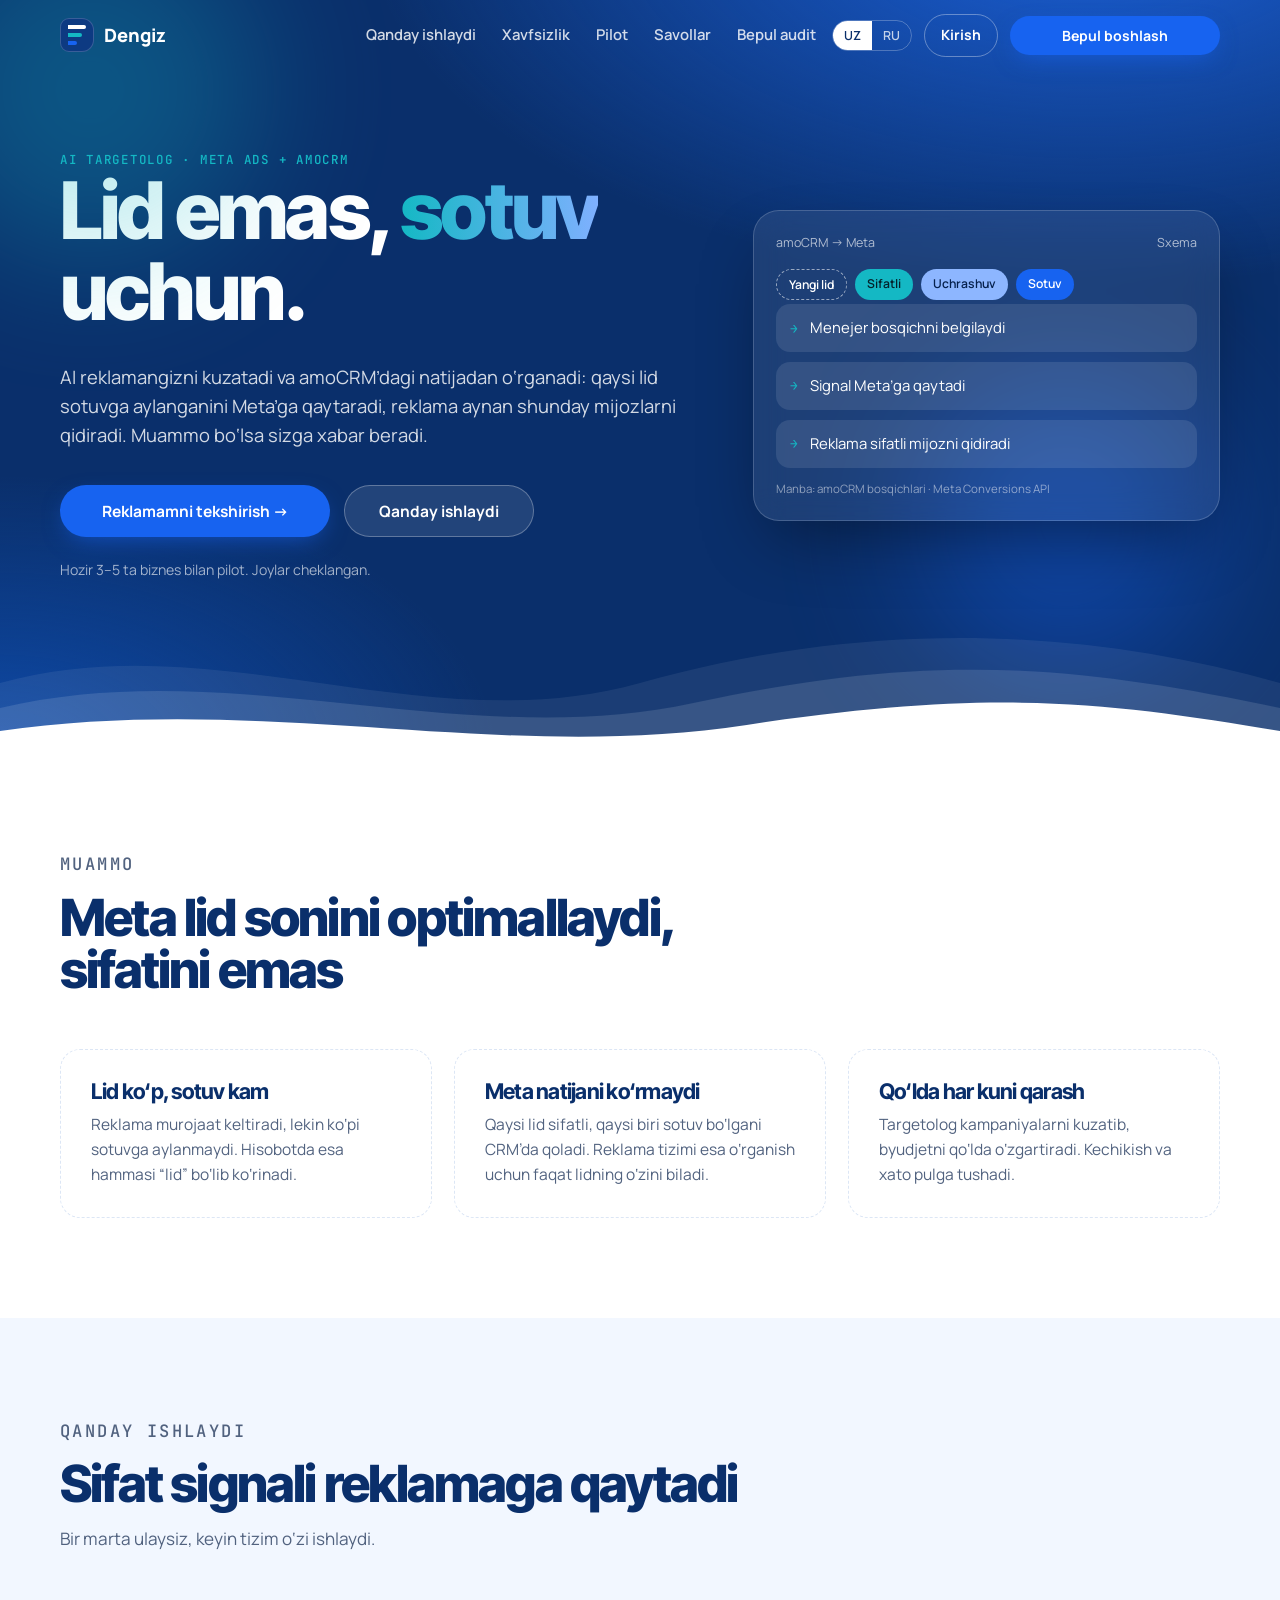
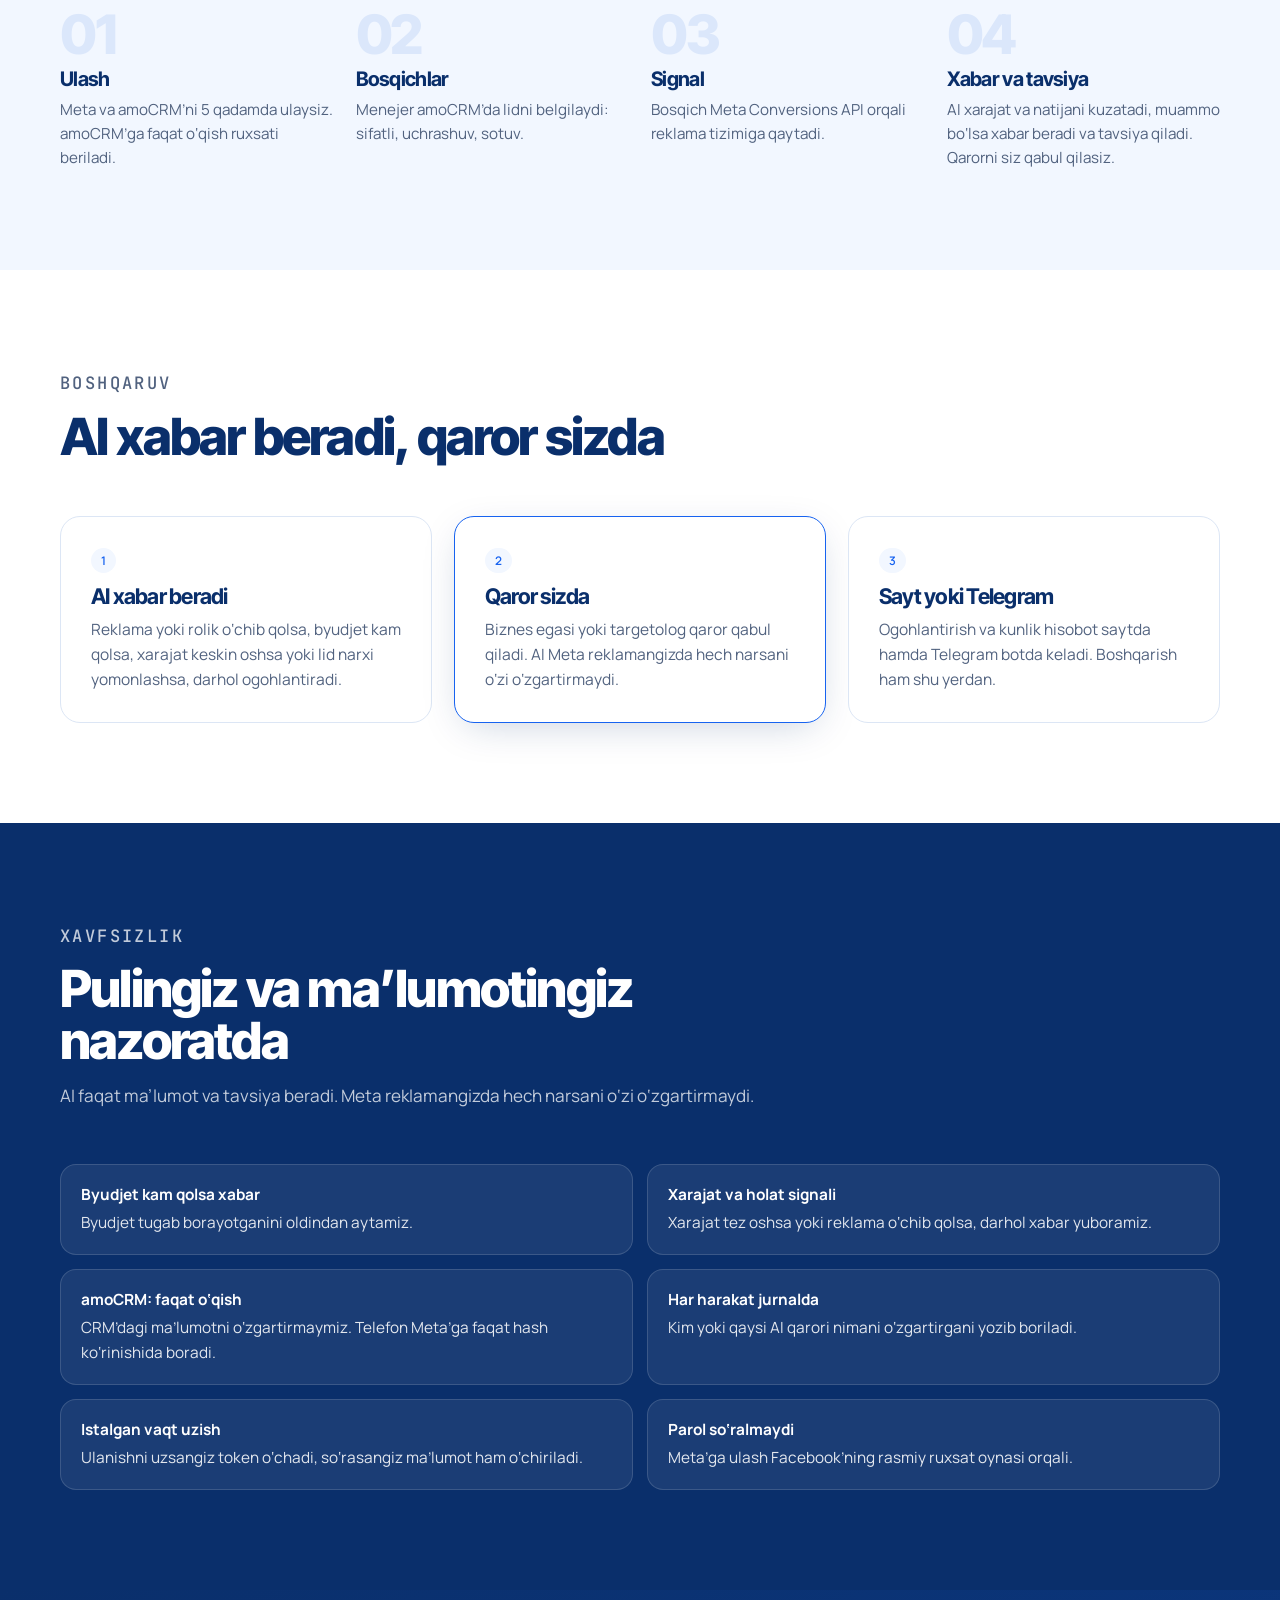
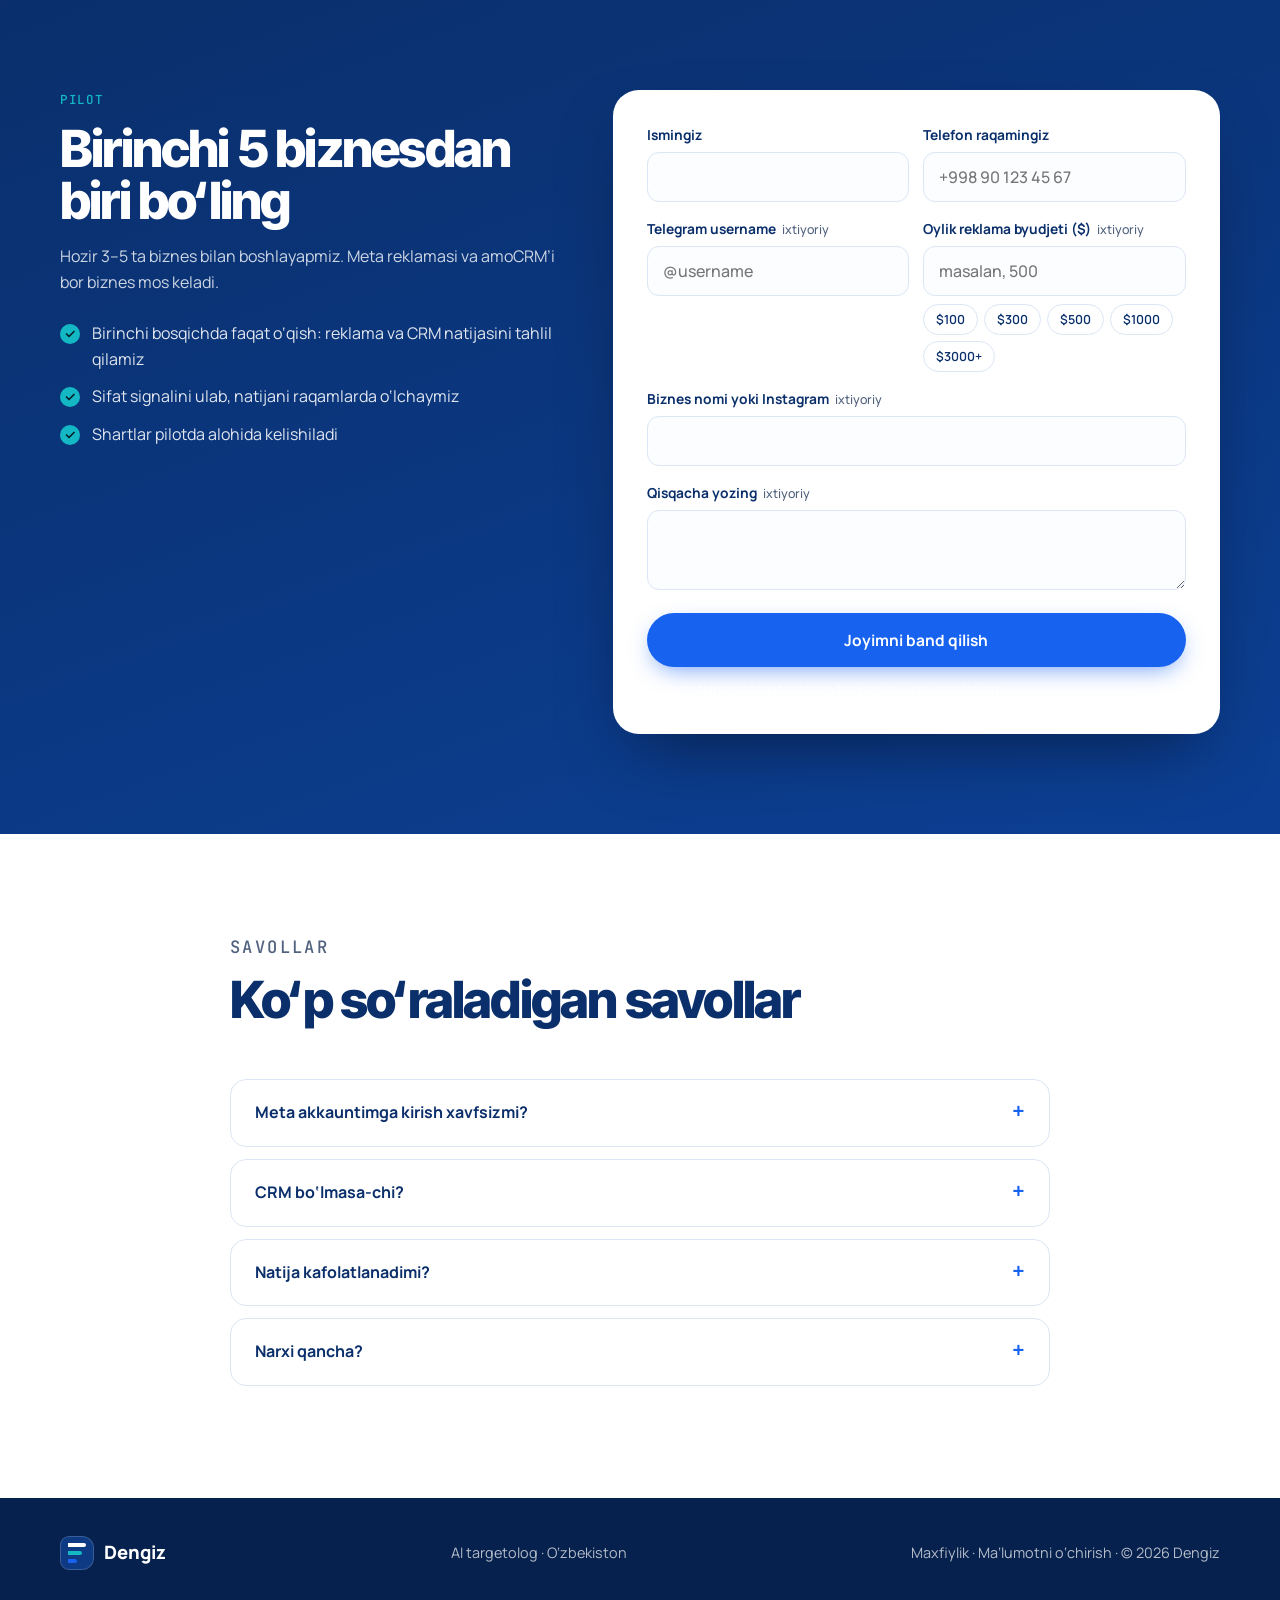
<file: index.html>
<!doctype html>
<html lang="uz">
<head>
<meta charset="utf-8">
<meta name="viewport" content="width=device-width, initial-scale=1">
<title>Dengiz — AI targetolog, sifatli lid uchun</title>
<meta name="description" content="AI Meta reklamangizni kuzatadi va amoCRM natijasidan o'rganadi: qaysi lid sotuvga aylanganini Meta'ga qaytaradi, muammo bo'lsa xabar beradi. Bepul boshlang.">
<meta name="theme-color" content="#0A2F6B">
<link rel="preconnect" href="https://fonts.googleapis.com">
<link rel="preconnect" href="https://fonts.gstatic.com" crossorigin>
<link href="https://fonts.googleapis.com/css2?family=Manrope:wght@400;500;600;700;800&family=Inter+Tight:wght@600;700;800&family=JetBrains+Mono:wght@500&display=swap" rel="stylesheet">
<link rel="stylesheet" href="/styles.css">
<script>
// Kirgan foydalanuvchi landingni ko'rmaydi: to'g'ridan-to'g'ri kabinetga. Kabinetdan faqat «Chiqish» bilan chiqiladi.
try { if (localStorage.getItem('dg_auth')) location.replace('/kabinet/'); } catch (e) {}
</script>
</head>
<body>
<nav id="nav"><div class="wrap nav-in">
  <a href="#top" class="logo"><span class="mark"><i></i><i></i><i></i></span>Dengiz</a>
  <div class="links"><a href="#qanday" data-i="n1">Qanday ishlaydi</a><a href="#xavfsiz" data-i="n2">Xavfsizlik</a><a href="#pilot" data-i="n3">Pilot</a><a href="#savol" data-i="n4">Savollar</a><a href="/audit/" data-i="n5">Bepul audit</a></div>
  <div class="right"><div class="lang"><button data-l="uz" class="on">UZ</button><button data-l="ru">RU</button></div><a href="/kirish/#royxat" class="btn sm" data-i="navcta">Bepul boshlash</a></div>
</div></nav>

<header class="hero" id="top">
  <div class="orb a"></div><div class="orb b"></div>
  <div class="wrap hero-grid">
    <div>
      <p class="eyebrow" style="color:var(--aqua)" data-i="eyebrow">AI targetolog · Meta Ads + amoCRM</p>
      <h1 data-i-html="h1">Lid emas, <em>sotuv</em> uchun.</h1>
      <p class="lead" data-i="lead">AI reklamangizni kuzatadi va amoCRM’dagi natijadan o‘rganadi: qaysi lid sotuvga aylanganini Meta’ga qaytaradi, reklama aynan shunday mijozlarni qidiradi. Muammo bo‘lsa sizga xabar beradi.</p>
      <div class="cta"><a href="/audit/" class="btn" data-i="cta1">Reklamamni tekshirish →</a><a href="#qanday" class="btn ghost" data-i="cta2">Qanday ishlaydi</a></div>
      <p class="note" data-i="note">Hozir 3–5 ta biznes bilan pilot. Joylar cheklangan.</p>
    </div>
    <div class="mock" aria-hidden="true">
      <div class="top"><span data-i="mk0">amoCRM → Meta</span><span data-i="mk1">Sxema</span></div>
      <div class="chips"><span class="chip c1" data-i="s1">Yangi lid</span><span class="chip c2" data-i="s2">Sifatli</span><span class="chip c3" data-i="s3">Uchrashuv</span><span class="chip c4" data-i="s4">Sotuv</span></div>
      <div class="step-m"><b>→</b><span data-i="mk2">Menejer bosqichni belgilaydi</span></div>
      <div class="step-m"><b>→</b><span data-i="mk3">Signal Meta’ga qaytadi</span></div>
      <div class="step-m"><b>→</b><span data-i="mk4">Reklama sifatli mijozni qidiradi</span></div>
      <small data-i="mk5">Manba: amoCRM bosqichlari · Meta Conversions API</small>
    </div>
  </div>
  <svg class="waves" viewBox="0 0 1440 150" preserveAspectRatio="none" aria-hidden="true">
    <path d="M0 80 C 240 20, 480 140, 720 80 S 1200 20, 1440 80 V150 H0Z" fill="rgba(255,255,255,.07)"/>
    <path d="M0 105 C 260 50, 520 150, 780 100 S 1200 60, 1440 105 V150 H0Z" fill="rgba(255,255,255,.12)"/>
    <path d="M0 128 C 300 90, 560 160, 840 122 S 1250 100, 1440 128 V150 H0Z" fill="#ffffff"/>
  </svg>
</header>

<section class="problem"><div class="wrap">
  <div class="head rv"><p class="eyebrow" data-i="pe">Muammo</p><h2 data-i="ph">Meta lid sonini optimallaydi, sifatini emas</h2></div>
  <div class="grid g3">
    <div class="card rv"><h3 data-i="p1h">Lid ko‘p, sotuv kam</h3><p data-i="p1p">Reklama murojaat keltiradi, lekin ko‘pi sotuvga aylanmaydi. Hisobotda esa hammasi “lid” bo‘lib ko‘rinadi.</p></div>
    <div class="card rv"><h3 data-i="p2h">Meta natijani ko‘rmaydi</h3><p data-i="p2p">Qaysi lid sifatli, qaysi biri sotuv bo‘lgani CRM’da qoladi. Reklama tizimi esa o‘rganish uchun faqat lidning o‘zini biladi.</p></div>
    <div class="card rv"><h3 data-i="p3h">Qo‘lda har kuni qarash</h3><p data-i="p3p">Targetolog kampaniyalarni kuzatib, byudjetni qo‘lda o‘zgartiradi. Kechikish va xato pulga tushadi.</p></div>
  </div>
</div></section>

<section class="foam" id="qanday"><div class="wrap">
  <div class="head rv"><p class="eyebrow" data-i="he">Qanday ishlaydi</p><h2 data-i="hh">Sifat signali reklamaga qaytadi</h2><p data-i="hp">Bir marta ulaysiz, keyin tizim o‘zi ishlaydi.</p></div>
  <div class="grid g4">
    <div class="step rv"><div class="n">01</div><h3 data-i="h1h">Ulash</h3><p data-i="h1p">Meta va amoCRM’ni 5 qadamda ulaysiz. amoCRM’ga faqat o‘qish ruxsati beriladi.</p></div>
    <div class="step rv"><div class="n">02</div><h3 data-i="h2h">Bosqichlar</h3><p data-i="h2p">Menejer amoCRM’da lidni belgilaydi: sifatli, uchrashuv, sotuv.</p></div>
    <div class="step rv"><div class="n">03</div><h3 data-i="h3h">Signal</h3><p data-i="h3p">Bosqich Meta Conversions API orqali reklama tizimiga qaytadi.</p></div>
    <div class="step rv"><div class="n">04</div><h3 data-i="h4h">Xabar va tavsiya</h3><p data-i="h4p">AI xarajat va natijani kuzatadi, muammo bo‘lsa xabar beradi va tavsiya qiladi. Qarorni siz qabul qilasiz.</p></div>
  </div>
</div></section>

<section><div class="wrap">
  <div class="head rv"><p class="eyebrow" data-i="le">Boshqaruv</p><h2 data-i="lh">AI xabar beradi, qaror sizda</h2></div>
  <div class="grid g3">
    <div class="card lvl rv"><span class="tag">1</span><h3 data-i="l1h">AI xabar beradi</h3><p data-i="l1p">Reklama yoki rolik o‘chib qolsa, byudjet kam qolsa, xarajat keskin oshsa yoki lid narxi yomonlashsa, darhol ogohlantiradi.</p></div>
    <div class="card lvl main rv"><span class="tag">2</span><h3 data-i="l2h">Qaror sizda</h3><p data-i="l2p">Biznes egasi yoki targetolog qaror qabul qiladi. AI Meta reklamangizda hech narsani o‘zi o‘zgartirmaydi.</p></div>
    <div class="card lvl rv"><span class="tag">3</span><h3 data-i="l3h">Sayt yoki Telegram</h3><p data-i="l3p">Ogohlantirish va kunlik hisobot saytda hamda Telegram botda keladi. Boshqarish ham shu yerdan.</p></div>
  </div>
</div></section>

<section class="safe" id="xavfsiz"><div class="wrap">
  <div class="head rv"><p class="eyebrow" data-i="xe">Xavfsizlik</p><h2 data-i="xh">Pulingiz va ma’lumotingiz nazoratda</h2><p data-i="xp">AI faqat ma’lumot va tavsiya beradi. Meta reklamangizda hech narsani o‘zi o‘zgartirmaydi.</p></div>
  <div class="sgrid rv">
    <div><b data-i="x1h">Byudjet kam qolsa xabar</b><span data-i="x1p">Byudjet tugab borayotganini oldindan aytamiz.</span></div>
    <div><b data-i="x2h">Xarajat va holat signali</b><span data-i="x2p">Xarajat tez oshsa yoki reklama o‘chib qolsa, darhol xabar yuboramiz.</span></div>
    <div><b data-i="x3h">amoCRM: faqat o‘qish</b><span data-i="x3p">CRM’dagi ma’lumotni o‘zgartirmaymiz. Telefon Meta’ga faqat hash ko‘rinishida boradi.</span></div>
    <div><b data-i="x4h">Har harakat jurnalda</b><span data-i="x4p">Kim yoki qaysi AI qarori nimani o‘zgartirgani yozib boriladi.</span></div>
    <div><b data-i="x5h">Istalgan vaqt uzish</b><span data-i="x5p">Ulanishni uzsangiz token o‘chadi, so‘rasangiz ma’lumot ham o‘chiriladi.</span></div>
    <div><b data-i="x6h">Parol so‘ralmaydi</b><span data-i="x6p">Meta’ga ulash Facebook’ning rasmiy ruxsat oynasi orqali.</span></div>
  </div>
</div></section>

<section class="contact" id="pilot"><div class="wrap cgrid">
  <div class="rv">
    <p class="eyebrow" data-i="ce">Pilot</p>
    <h2 data-i="ch">Birinchi 5 biznesdan biri bo‘ling</h2>
    <p data-i="cp">Hozir 3–5 ta biznes bilan boshlayapmiz. Meta reklamasi va amoCRM’i bor biznes mos keladi.</p>
    <ul class="points"><li data-i="c1">Birinchi bosqichda faqat o‘qish: reklama va CRM natijasini tahlil qilamiz</li><li data-i="c2">Sifat signalini ulab, natijani raqamlarda o‘lchaymiz</li><li data-i="c3">Shartlar pilotda alohida kelishiladi</li></ul>
  </div>
  <form id="lead" class="rv" novalidate>
    <div class="row">
      <div class="f"><label for="name" data-i="fn">Ismingiz</label><input id="name" name="name" autocomplete="name" required maxlength="120"></div>
      <div class="f"><label for="phone" data-i="fph">Telefon raqamingiz</label><input id="phone" name="phone" type="tel" inputmode="tel" autocomplete="tel" placeholder="+998 90 123 45 67" required maxlength="25"></div>
    </div>
    <div class="row">
      <div class="f"><label for="telegram"><span data-i="fta">Telegram username</span><span class="opt" data-i="opt">ixtiyoriy</span></label><input id="telegram" name="telegram" autocomplete="off" placeholder="@username" maxlength="64"></div>
      <div class="f"><label for="budget"><span data-i="fbu">Oylik reklama byudjeti ($)</span><span class="opt" data-i="opt">ixtiyoriy</span></label><input id="budget" name="budget" inputmode="decimal" autocomplete="off" data-ph="phbu" placeholder="masalan, 500" maxlength="30"><div class="quick" id="quick" role="group" aria-label="$"><button type="button" data-v="100">$100</button><button type="button" data-v="300">$300</button><button type="button" data-v="500">$500</button><button type="button" data-v="1000">$1000</button><button type="button" data-v="3000">$3000+</button></div></div>
    </div>
    <div class="f"><label for="business"><span data-i="fb">Biznes nomi yoki Instagram</span><span class="opt" data-i="opt">ixtiyoriy</span></label><input id="business" name="business" maxlength="160"></div>
    <div class="f"><label for="message"><span data-i="fm">Qisqacha yozing</span><span class="opt" data-i="opt">ixtiyoriy</span></label><textarea id="message" name="message" maxlength="700"></textarea></div>
    <input class="hp" type="checkbox" name="website" tabindex="-1" aria-hidden="true">
    <button class="btn" type="submit" id="send" data-i="fs">Joyimni band qilish</button>
    <p class="msg" id="msg" role="status"></p>
    <p class="small" data-i="fp">Ma’lumotlaringiz faqat siz bilan bog‘lanish uchun ishlatiladi.</p>
  </form>
</div></section>

<section id="savol"><div class="wrap" style="max-width:820px">
  <div class="head rv"><p class="eyebrow" data-i="qe">Savollar</p><h2 data-i="qh">Ko‘p so‘raladigan savollar</h2></div>
  <details class="rv"><summary data-i="q1">Meta akkauntimga kirish xavfsizmi?</summary><p data-i="a1">Ulash Facebook’ning rasmiy ruxsat oynasi orqali bo‘ladi, parol so‘ralmaydi. Ruxsatni istalgan vaqt bekor qilishingiz mumkin.</p></details>
  <details class="rv"><summary data-i="q2">CRM bo‘lmasa-chi?</summary><p data-i="a2">Sifat signali CRM bosqichlariga tayanadi, shuning uchun hozircha amoCRM kerak. Boshqa CRM’lar keyinroq.</p></details>
  <details class="rv"><summary data-i="q3">Natija kafolatlanadimi?</summary><p data-i="a3">Yo‘q, va’da bermaymiz. Pilotda boshlang‘ich holatni o‘lchab, o‘zgarishni raqamlarda ko‘rsatamiz.</p></details>
  <details class="rv"><summary data-i="q4">Narxi qancha?</summary><p data-i="a4">Pilot shartlari alohida kelishiladi. Keyin oylik obuna rejalashtirilgan.</p></details>
</div></section>

<footer><div class="wrap fin">
  <a href="#top" class="logo"><span class="mark"><i></i><i></i><i></i></span>Dengiz</a>
  <span data-i="ft">AI targetolog · O‘zbekiston</span>
  <span><a href="/maxfiylik/">Maxfiylik</a> · <a href="/ochirish/">Ma‘lumotni o‘chirish</a> · © <span id="yr"></span> Dengiz</span>
</div></footer>

<script src="/config.js"></script>
<script src="/phone.js"></script>
<script src="/i18n.js"></script>
<script src="/app.js"></script>
</body>
</html>
</file>
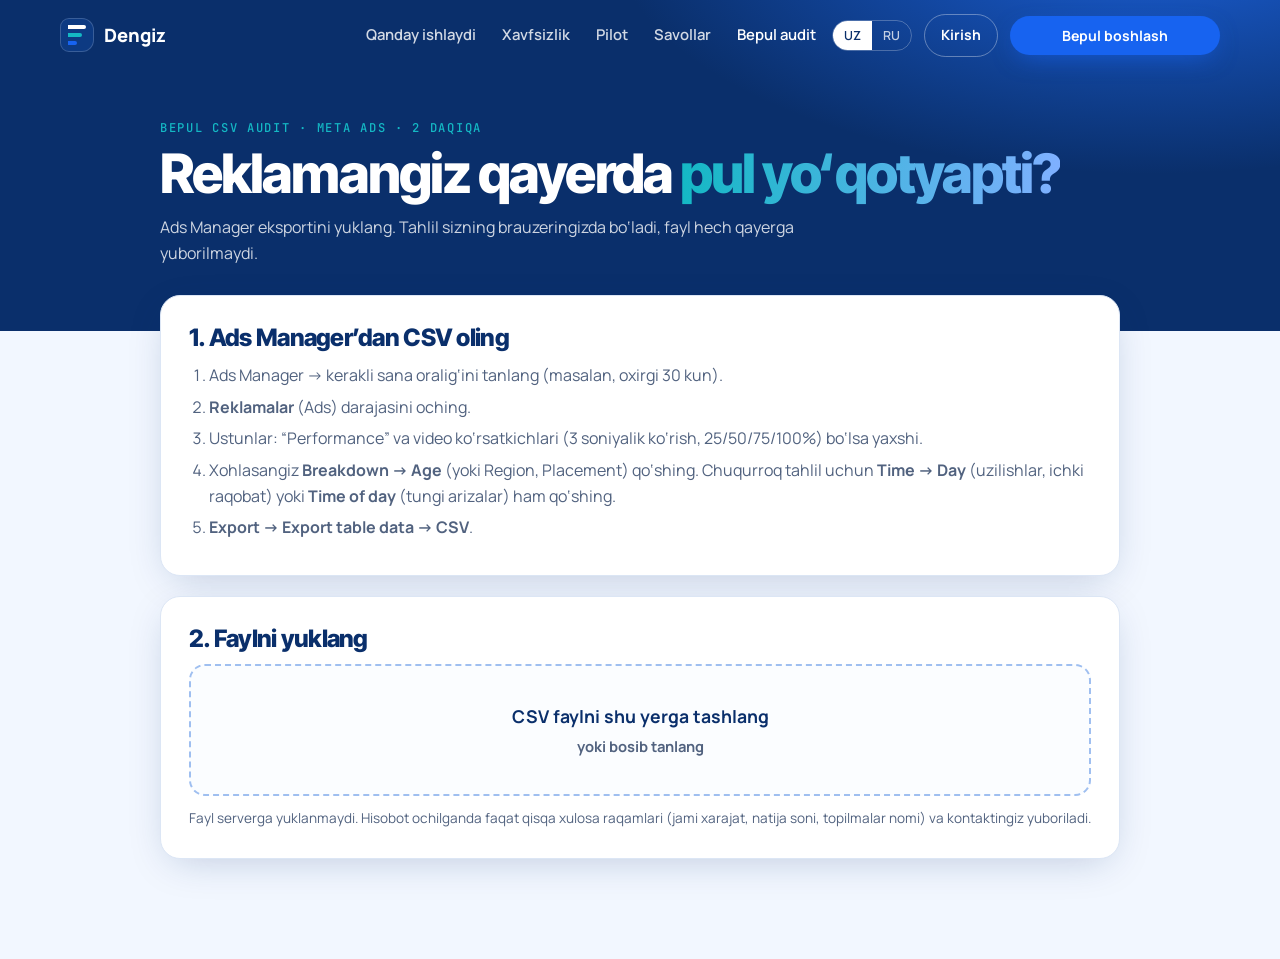
<file: audit/index.html>
<!doctype html>
<html lang="uz">
<head>
<meta charset="utf-8">
<meta name="viewport" content="width=device-width, initial-scale=1">
<title>Bepul CSV audit — Dengiz</title>
<meta name="description" content="Meta Ads Manager eksportini yuklang: reklamangiz qayerda pul yo'qotayotganini bepul ko'rsatamiz. Fayl brauzerda tahlil qilinadi.">
<meta name="theme-color" content="#0A2F6B">
<link rel="preconnect" href="https://fonts.googleapis.com">
<link rel="preconnect" href="https://fonts.gstatic.com" crossorigin>
<link href="https://fonts.googleapis.com/css2?family=Manrope:wght@400;500;600;700;800&family=Inter+Tight:wght@700;800&family=JetBrains+Mono:wght@500&display=swap" rel="stylesheet">
<link rel="stylesheet" href="/audit/audit.css">
</head>
<body>
<nav id="nav"><div class="navwrap nav-in">
  <a href="/" class="logo"><span class="mark"><i></i><i></i><i></i></span>Dengiz</a>
  <div class="links"><a href="/#qanday" data-k="n1">Qanday ishlaydi</a><a href="/#xavfsiz" data-k="n2">Xavfsizlik</a><a href="/#pilot" data-k="n3">Pilot</a><a href="/#savol" data-k="n4">Savollar</a><a href="/audit/" class="on" data-k="n5">Bepul audit</a></div>
  <div class="right"><div class="lang" id="lang"><button data-l="uz" class="on" type="button">UZ</button><button data-l="ru" type="button">RU</button></div><a href="/" class="home" data-k="home">← Bosh sahifa</a><a href="/kirish/#royxat" class="navbtn" data-k="navbtn">Bepul boshlash</a></div>
</div></nav>

<header><div class="wrap">
  <p class="eyebrow" data-k="eyebrow">Bepul CSV audit · Meta Ads · 2 daqiqa</p>
  <h1 data-kh="h1">Reklamangiz qayerda <em>pul yo‘qotyapti?</em></h1>
  <p data-k="sub">Ads Manager eksportini yuklang. Tahlil sizning brauzeringizda bo‘ladi, fayl hech qayerga yuborilmaydi.</p>
</div></header>

<main class="wrap">
  <section class="card" id="step1">
    <h2 data-k="s1h">1. Ads Manager’dan CSV oling</h2>
    <ol class="how">
      <li data-kh="how1">Ads Manager → kerakli sana oralig‘ini tanlang (masalan, oxirgi 30 kun).</li>
      <li data-kh="how2"><b>Reklamalar</b> (Ads) darajasini oching.</li>
      <li data-kh="how3">Ustunlar: “Performance” va video ko‘rsatkichlari (3 soniyalik ko‘rish, 25/50/75/100%) bo‘lsa yaxshi.</li>
      <li data-kh="how4">Xohlasangiz <b>Breakdown → Age</b> (yoki Region, Placement) qo‘shing. Chuqurroq tahlil uchun <b>Time → Day</b> (uzilishlar, ichki raqobat) yoki <b>Time of day</b> (tungi arizalar) ham qo‘shing.</li>
      <li data-kh="how5"><b>Export → Export table data → CSV</b>.</li>
    </ol>
  </section>

  <section class="card">
    <h2 data-k="s2h">2. Faylni yuklang</h2>
    <label class="drop" id="drop" for="file"><b data-k="drop1">CSV faylni shu yerga tashlang</b><span data-k="drop2">yoki bosib tanlang</span></label>
    <input type="file" id="file" accept=".csv,text/csv" class="hidden">
    <p class="privacy" data-k="privacy">Fayl serverga yuklanmaydi. Hisobot ochilganda faqat qisqa xulosa raqamlari (jami xarajat, natija soni, topilmalar nomi) va kontaktingiz yuboriladi.</p>
    <p class="err" id="err"></p>
  </section>

  <section id="report" class="hidden">
    <div class="card">
      <h2 data-k="kpiH">Umumiy holat</h2>
      <div class="kpis" id="kpis"></div>
      <p class="src" id="src"></p>
    </div>
    <div class="card">
      <h2 data-k="findH">Topilmalar</h2>
      <div id="free"></div>
      <div id="lockwrap" class="locked">
        <div class="blur" id="rest"></div>
        <form class="gate" id="gate" novalidate>
          <h2 style="font-size:1.25rem" data-k="gateH">To‘liq hisobotni oching</h2>
          <p class="src" style="margin-bottom:12px" data-k="gateP">Barcha topilmalar, segmentlar va reklamalar jadvali. Bepul.</p>
          <div class="row">
            <div><label for="gn" data-k="gn">Ismingiz</label><input id="gn" name="name" maxlength="120" autocomplete="name"></div>
            <div><label for="gp" data-k="gp">Telefon raqamingiz</label><input id="gp" name="phone" type="tel" inputmode="tel" maxlength="25" autocomplete="tel" placeholder="+998 90 123 45 67"></div>
          </div>
          <div class="row">
            <div><label for="gt"><span data-k="gt">Telegram username</span><span class="opt" data-k="opt">ixtiyoriy</span></label><input id="gt" name="telegram" maxlength="64" autocomplete="off" placeholder="@username"></div>
            <div><label for="gb"><span data-k="gb">Biznes nomi</span><span class="opt" data-k="opt">ixtiyoriy</span></label><input id="gb" name="business" maxlength="160"></div>
          </div>
          <input class="hp" type="checkbox" name="website" tabindex="-1" aria-hidden="true">
          <button class="btn full" id="gs" type="submit" data-k="gs">Hisobotni ochish</button>
          <p class="err" id="gerr"></p>
        </form>
      </div>
    </div>
    <div id="full" class="hidden">
      <div class="card" id="segcard"></div>
      <div class="card"><h2 data-k="entsH">Reklamalar (xarajat bo‘yicha)</h2><div class="tw"><table id="ents"></table></div></div>
      <div class="card"><h2 data-k="missH">Bu faylda nima yo‘q</h2><ul id="missing" style="margin-left:18px;color:var(--muted)"></ul></div>
    </div>
    <div class="card cta">
      <h2 data-k="ctaH">Bepul chuqur audit (API)</h2>
      <p data-k="ctaP">Reklama akkauntiga faqat ko‘rish huquqini bersangiz, o‘sha kunning o‘zida soniyalab video tahlili, kim nimani o‘zgartirgani va sifatli lid narxi bilan to‘liq audit qilamiz. Har bir biznesga bir marta bepul.</p>
      <a class="btn" href="/#pilot" style="background:#fff;color:var(--deep)" data-k="ctaBtn">Chuqur auditga yozilish</a>
    </div>
  </section>
</main>

<script src="/config.js"></script>
<script src="/phone.js"></script>
<script src="/audit/csv-audit.js"></script>
<script src="/audit/audit.js"></script>
</body>
</html>
</file>
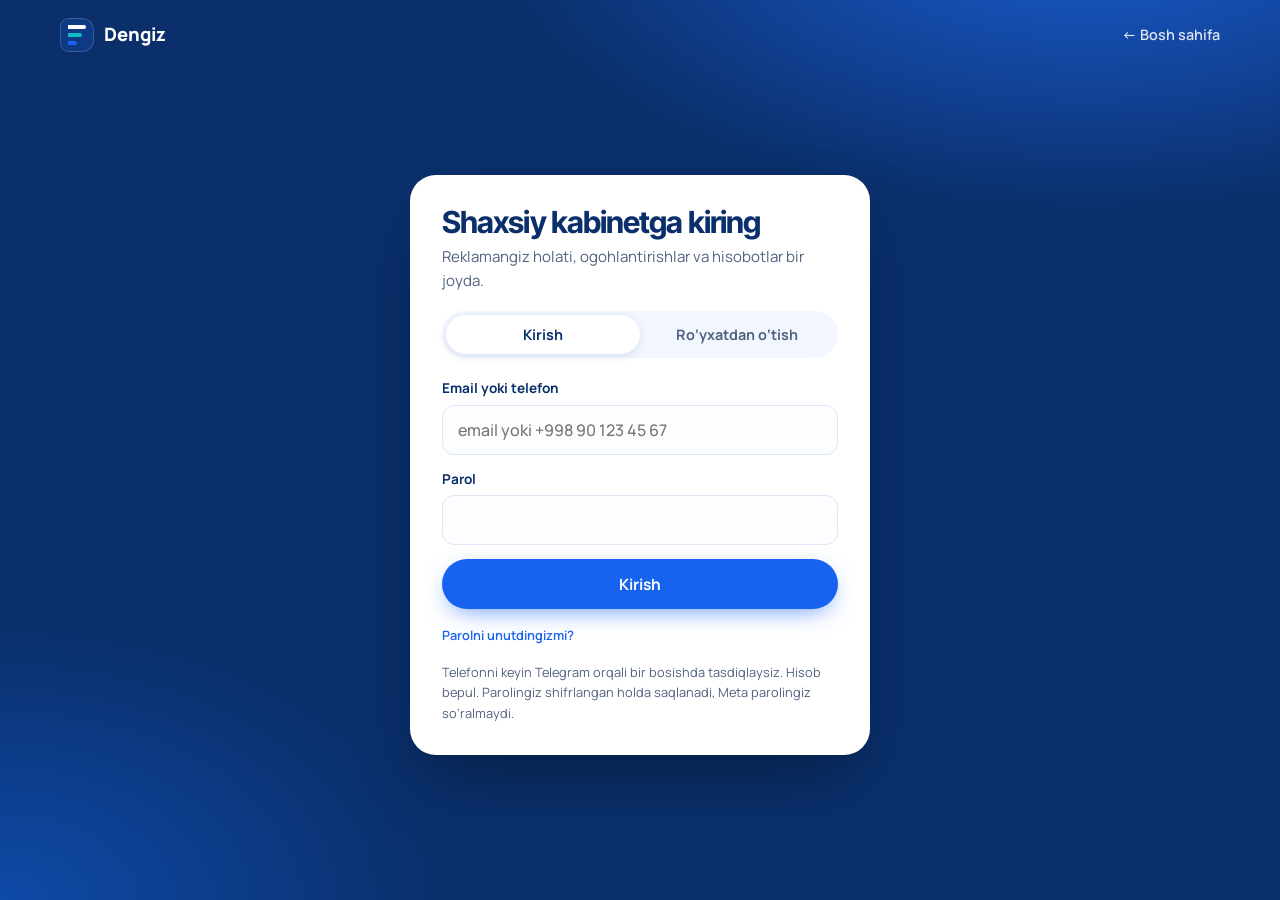
<file: kirish/index.html>
<!doctype html>
<html lang="uz">
<head>
<meta charset="utf-8">
<meta name="viewport" content="width=device-width, initial-scale=1">
<title>Kirish — Dengiz</title>
<meta name="theme-color" content="#0A2F6B">
<link rel="preconnect" href="https://fonts.googleapis.com">
<link rel="preconnect" href="https://fonts.gstatic.com" crossorigin>
<link href="https://fonts.googleapis.com/css2?family=Manrope:wght@400;500;600;700;800&family=Inter+Tight:wght@700;800&family=JetBrains+Mono:wght@500&display=swap" rel="stylesheet">
<link rel="stylesheet" href="/cab.css">
</head>
<body class="authpage">
<div class="atop"><a href="/" class="logo"><span class="mark"><i></i><i></i><i></i></span>Dengiz</a><a href="/" class="home">← Bosh sahifa</a></div>
<div class="acenter">
  <div class="acard">
    <h1 id="ttl">Shaxsiy kabinetga kiring</h1>
    <p class="sub" id="sub">Reklamangiz holati, ogohlantirishlar va hisobotlar bir joyda.</p>
    <div class="tabs" role="tablist"><button id="tl" class="on" type="button">Kirish</button><button id="ts" type="button">Ro‘yxatdan o‘tish</button></div>

    <form id="fl" novalidate>
      <div class="f"><label for="le">Email yoki telefon</label><input id="le" type="text" inputmode="email" autocomplete="username" autocapitalize="none" spellcheck="false" placeholder="email yoki +998 90 123 45 67" required></div>
      <div class="f"><label for="lp">Parol</label><input id="lp" type="password" autocomplete="current-password" required></div>
      <button class="btn full" id="bl" type="submit">Kirish</button>
      <p class="msg" id="ml" role="status"></p>
      <p class="trust"><a href="/parol/" style="color:var(--blue);font-weight:600">Parolni unutdingizmi?</a></p>
    </form>

    <form id="fs" class="hidden" novalidate>
      <div class="row">
        <div class="f"><label for="sn">Ismingiz</label><input id="sn" autocomplete="name" maxlength="120" required></div>
        <div class="f"><label for="sph">Telefon raqamingiz<span class="opt">ixtiyoriy</span></label><input id="sph" type="tel" inputmode="tel" autocomplete="tel" placeholder="+998 90 123 45 67" maxlength="25"></div>
      </div>
      <div class="f"><label for="se">Email</label><input id="se" type="email" autocomplete="email" required></div>
      <div class="row">
        <div class="f"><label for="stg">Telegram username<span class="opt">ixtiyoriy</span></label><input id="stg" placeholder="@username" maxlength="64" autocomplete="off"></div>
        <div class="f"><label for="sb">Biznes nomi<span class="opt">ixtiyoriy</span></label><input id="sb" maxlength="160" autocomplete="organization"></div>
      </div>
      <div class="f"><label for="sp">Parol (kamida 8 belgi)</label><input id="sp" type="password" autocomplete="new-password" minlength="8" maxlength="72" required></div>
      <input class="hp" type="checkbox" id="shp" tabindex="-1" aria-hidden="true">
      <button class="btn full" id="bs" type="submit">Hisob yaratish</button>
      <p class="msg" id="ms" role="status"></p>
    </form>
    <p class="trust">Telefonni keyin Telegram orqali bir bosishda tasdiqlaysiz. Hisob bepul. Parolingiz shifrlangan holda saqlanadi, Meta parolingiz so‘ralmaydi.</p>
  </div>
</div>
<script src="/config.js"></script>
<script src="/phone.js"></script>
<script src="/auth.js"></script>
<script src="/kirish/kirish.js"></script>
</body>
</html>
</file>
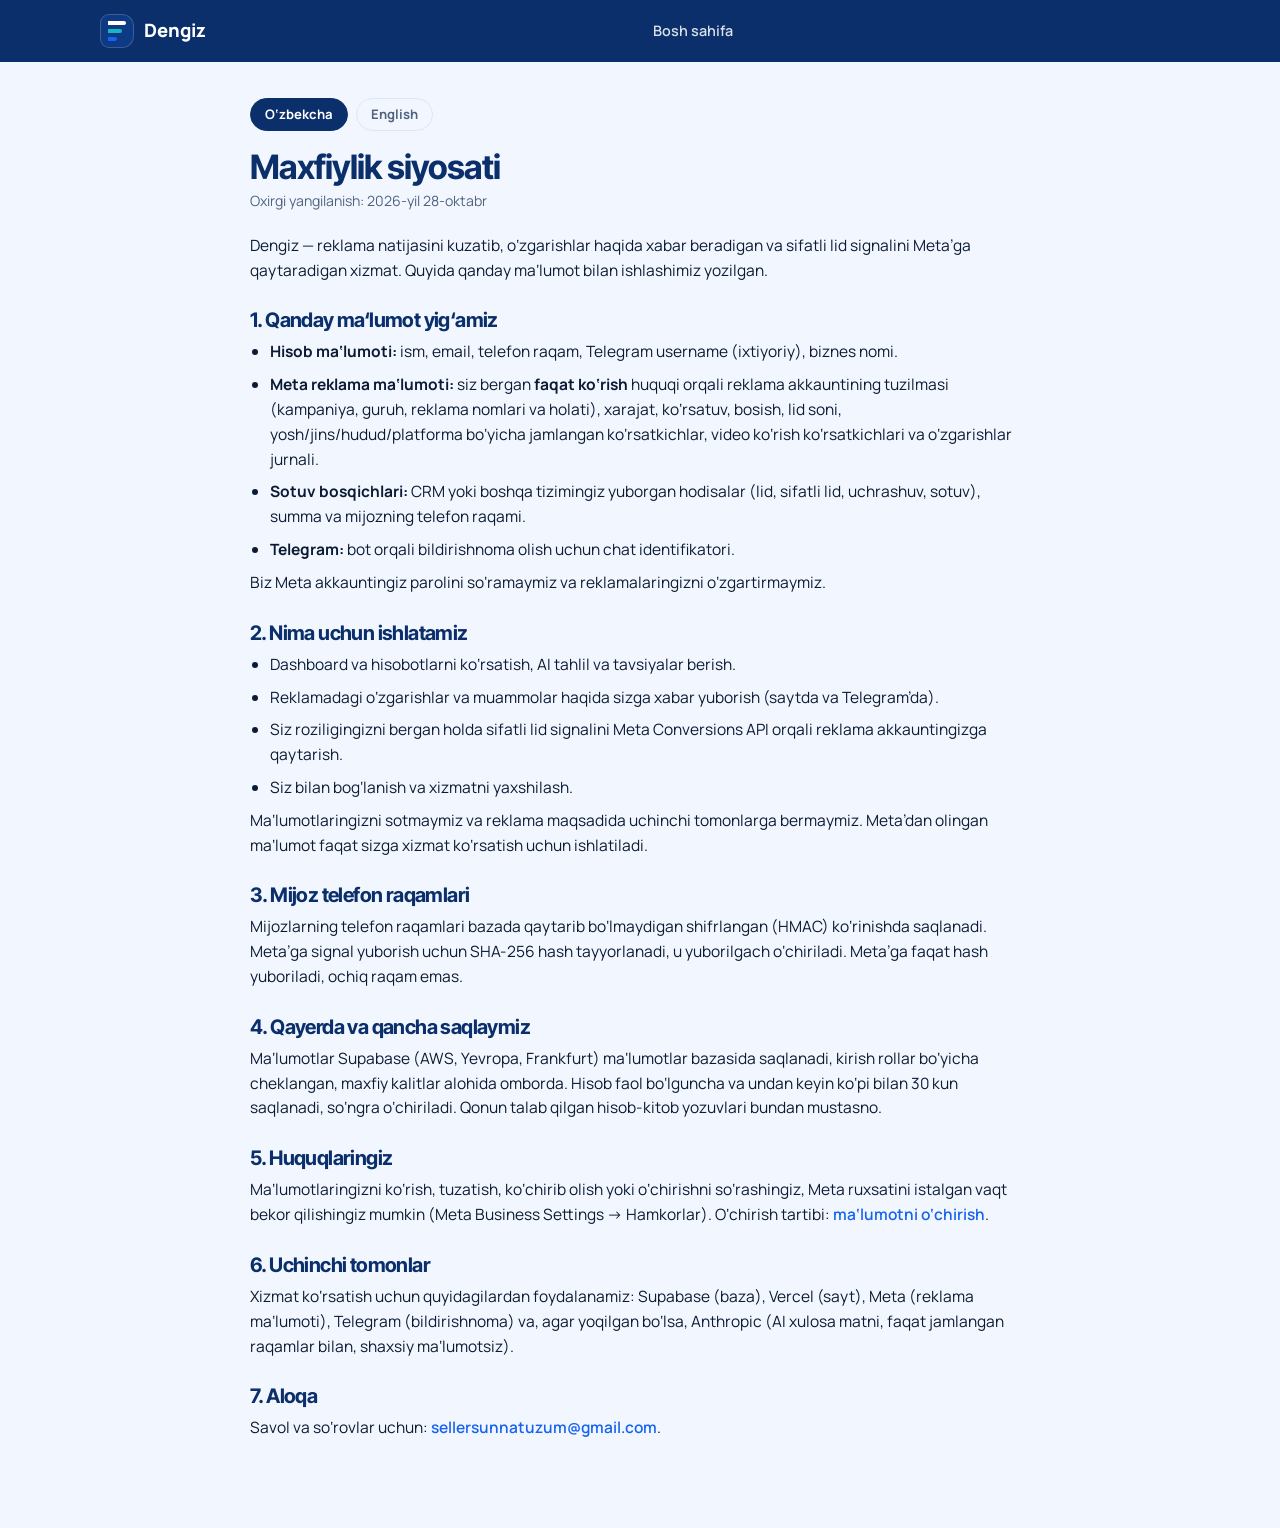
<file: maxfiylik/index.html>
<!doctype html>
<html lang="uz">
<head>
<meta charset="utf-8">
<meta name="viewport" content="width=device-width, initial-scale=1">
<title>Maxfiylik siyosati — Dengiz</title>
<meta name="description" content="Dengiz qanday ma'lumot yig'adi, nima uchun ishlatadi va qanday himoya qiladi.">
<meta name="theme-color" content="#0A2F6B">
<link rel="preconnect" href="https://fonts.googleapis.com">
<link rel="preconnect" href="https://fonts.gstatic.com" crossorigin>
<link href="https://fonts.googleapis.com/css2?family=Manrope:wght@400;500;600;700;800&family=Inter+Tight:wght@700;800&display=swap" rel="stylesheet">
<link rel="stylesheet" href="/cab.css">
<style>
.doc{width:min(780px,100% - 32px);margin:0 auto;padding:36px 0 80px}
.doc h1{font-size:2.1rem;margin-bottom:6px}
.doc h2{font-size:1.25rem;margin:28px 0 8px}
.doc p,.doc li{color:var(--ink);font-size:.97rem;margin-bottom:8px}
.doc ul{margin:0 0 8px 20px}
.doc .meta{color:var(--muted);font-size:.88rem;margin-bottom:20px}
.doc a{color:var(--blue);font-weight:600}
.langs{display:flex;gap:8px;margin-bottom:18px}
.langs a{border:1.5px solid var(--line);border-radius:999px;padding:5px 14px;font-weight:700;font-size:.82rem;color:var(--muted)}
.langs a.on{background:var(--deep);border-color:var(--deep);color:#fff}
</style>
</head>
<body>
<header class="top"><div class="top-in"><a href="/" class="logo"><span class="mark"><i></i><i></i><i></i></span>Dengiz</a><nav><a href="/">Bosh sahifa</a></nav><span></span></div></header>

<main class="doc">
  <div class="langs"><a href="#uz" class="on" id="l-uz">O‘zbekcha</a><a href="#en" id="l-en">English</a></div>

  <section id="uz">
    <h1>Maxfiylik siyosati</h1>
    <p class="meta">Oxirgi yangilanish: 2026-yil 28-oktabr</p>
    <p>Dengiz — reklama natijasini kuzatib, o‘zgarishlar haqida xabar beradigan va sifatli lid signalini Meta’ga qaytaradigan xizmat. Quyida qanday ma‘lumot bilan ishlashimiz yozilgan.</p>

    <h2>1. Qanday ma‘lumot yig‘amiz</h2>
    <ul>
      <li><b>Hisob ma‘lumoti:</b> ism, email, telefon raqam, Telegram username (ixtiyoriy), biznes nomi.</li>
      <li><b>Meta reklama ma‘lumoti:</b> siz bergan <b>faqat ko‘rish</b> huquqi orqali reklama akkauntining tuzilmasi (kampaniya, guruh, reklama nomlari va holati), xarajat, ko‘rsatuv, bosish, lid soni, yosh/jins/hudud/platforma bo‘yicha jamlangan ko‘rsatkichlar, video ko‘rish ko‘rsatkichlari va o‘zgarishlar jurnali.</li>
      <li><b>Sotuv bosqichlari:</b> CRM yoki boshqa tizimingiz yuborgan hodisalar (lid, sifatli lid, uchrashuv, sotuv), summa va mijozning telefon raqami.</li>
      <li><b>Telegram:</b> bot orqali bildirishnoma olish uchun chat identifikatori.</li>
    </ul>
    <p>Biz Meta akkauntingiz parolini so‘ramaymiz va reklamalaringizni o‘zgartirmaymiz.</p>

    <h2>2. Nima uchun ishlatamiz</h2>
    <ul>
      <li>Dashboard va hisobotlarni ko‘rsatish, AI tahlil va tavsiyalar berish.</li>
      <li>Reklamadagi o‘zgarishlar va muammolar haqida sizga xabar yuborish (saytda va Telegram’da).</li>
      <li>Siz roziligingizni bergan holda sifatli lid signalini Meta Conversions API orqali reklama akkauntingizga qaytarish.</li>
      <li>Siz bilan bog‘lanish va xizmatni yaxshilash.</li>
    </ul>
    <p>Ma‘lumotlaringizni sotmaymiz va reklama maqsadida uchinchi tomonlarga bermaymiz. Meta’dan olingan ma‘lumot faqat sizga xizmat ko‘rsatish uchun ishlatiladi.</p>

    <h2>3. Mijoz telefon raqamlari</h2>
    <p>Mijozlarning telefon raqamlari bazada qaytarib bo‘lmaydigan shifrlangan (HMAC) ko‘rinishda saqlanadi. Meta’ga signal yuborish uchun SHA-256 hash tayyorlanadi, u yuborilgach o‘chiriladi. Meta’ga faqat hash yuboriladi, ochiq raqam emas.</p>

    <h2>4. Qayerda va qancha saqlaymiz</h2>
    <p>Ma‘lumotlar Supabase (AWS, Yevropa, Frankfurt) ma‘lumotlar bazasida saqlanadi, kirish rollar bo‘yicha cheklangan, maxfiy kalitlar alohida omborda. Hisob faol bo‘lguncha va undan keyin ko‘pi bilan 30 kun saqlanadi, so‘ngra o‘chiriladi. Qonun talab qilgan hisob-kitob yozuvlari bundan mustasno.</p>

    <h2>5. Huquqlaringiz</h2>
    <p>Ma‘lumotlaringizni ko‘rish, tuzatish, ko‘chirib olish yoki o‘chirishni so‘rashingiz, Meta ruxsatini istalgan vaqt bekor qilishingiz mumkin (Meta Business Settings → Hamkorlar). O‘chirish tartibi: <a href="/ochirish/">ma‘lumotni o‘chirish</a>.</p>

    <h2>6. Uchinchi tomonlar</h2>
    <p>Xizmat ko‘rsatish uchun quyidagilardan foydalanamiz: Supabase (baza), Vercel (sayt), Meta (reklama ma‘lumoti), Telegram (bildirishnoma) va, agar yoqilgan bo‘lsa, Anthropic (AI xulosa matni, faqat jamlangan raqamlar bilan, shaxsiy ma‘lumotsiz).</p>

    <h2>7. Aloqa</h2>
    <p>Savol va so‘rovlar uchun: <a href="mailto:sellersunnatuzum@gmail.com">sellersunnatuzum@gmail.com</a>.</p>
  </section>

  <section id="en" style="display:none">
    <h1>Privacy Policy</h1>
    <p class="meta">Last updated: October 28, 2026</p>
    <p>Dengiz is a service that monitors advertising results, alerts you to changes, and sends quality-lead signals back to Meta. This policy explains what data we handle.</p>

    <h2>1. Data we collect</h2>
    <ul>
      <li><b>Account data:</b> name, email, phone number, Telegram username (optional), business name.</li>
      <li><b>Meta advertising data:</b> through the <b>view-only</b> access you grant, the structure of your ad account (campaign, ad set and ad names and statuses), spend, impressions, clicks, leads, aggregated age/gender/region/platform breakdowns, video metrics, and the account change log.</li>
      <li><b>Sales stages:</b> events sent by your CRM or other systems (lead, qualified, meeting, purchase), amounts, and customer phone numbers.</li>
      <li><b>Telegram:</b> a chat identifier, to deliver notifications through the bot.</li>
    </ul>
    <p>We never ask for your Meta password and we do not change your ads.</p>

    <h2>2. How we use it</h2>
    <ul>
      <li>To show dashboards and reports and to provide AI analysis and recommendations.</li>
      <li>To notify you about changes and problems in your advertising (on the site and in Telegram).</li>
      <li>With your consent, to send quality-lead signals to your ad account through the Meta Conversions API.</li>
      <li>To contact you and improve the service.</li>
    </ul>
    <p>We do not sell your data or share it with third parties for advertising. Data received from Meta is used only to provide the service to you.</p>

    <h2>3. Customer phone numbers</h2>
    <p>Customer phone numbers are stored only in an irreversible keyed hash (HMAC). To send a signal to Meta, a SHA-256 hash is prepared and deleted after it is sent. Only the hash, never the plain number, is sent to Meta.</p>

    <h2>4. Where and how long</h2>
    <p>Data is stored in a Supabase database (AWS, Frankfurt, EU) with role-based access; secrets are kept in a separate vault. Data is kept while your account is active and for up to 30 days after, then deleted, except billing records required by law.</p>

    <h2>5. Your rights</h2>
    <p>You can request access, correction, export or deletion of your data, and you can revoke Meta access at any time (Meta Business Settings → Partners). See <a href="/ochirish/#en">data deletion instructions</a>.</p>

    <h2>6. Third parties</h2>
    <p>We use Supabase (database), Vercel (website), Meta (advertising data), Telegram (notifications) and, if enabled, Anthropic (AI summary text, using aggregated numbers only, without personal data).</p>

    <h2>7. Contact</h2>
    <p>For questions and requests: <a href="mailto:sellersunnatuzum@gmail.com">sellersunnatuzum@gmail.com</a>.</p>
  </section>
</main>
<script>
(function () {
  function show() {
    var en = location.hash === '#en';
    document.getElementById('uz').style.display = en ? 'none' : '';
    document.getElementById('en').style.display = en ? '' : 'none';
    document.getElementById('l-uz').classList.toggle('on', !en);
    document.getElementById('l-en').classList.toggle('on', en);
    document.documentElement.lang = en ? 'en' : 'uz';
  }
  window.addEventListener('hashchange', show); show();
})();
</script>
</body>
</html>
</file>
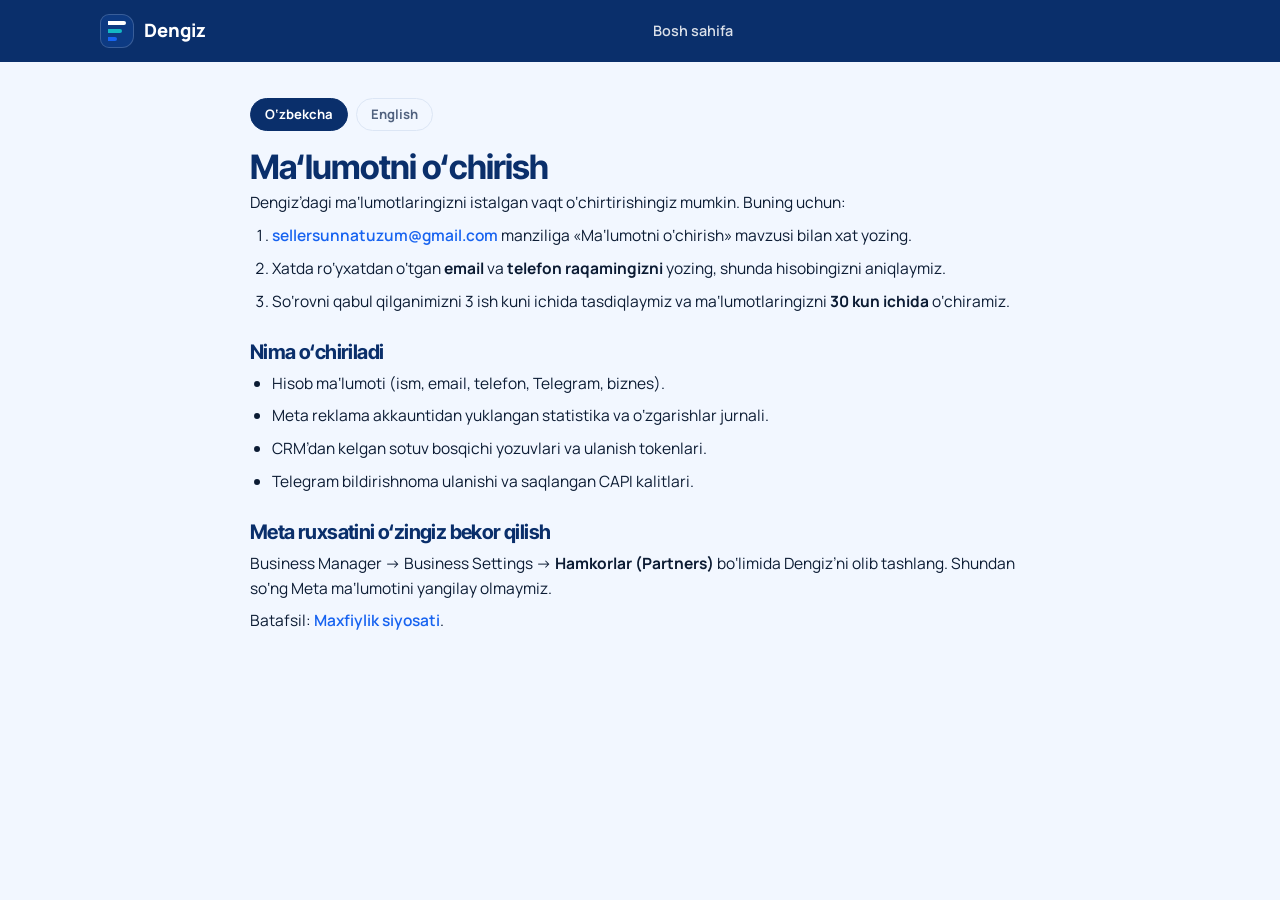
<file: ochirish/index.html>
<!doctype html>
<html lang="uz">
<head>
<meta charset="utf-8">
<meta name="viewport" content="width=device-width, initial-scale=1">
<title>Ma'lumotni o'chirish — Dengiz</title>
<meta name="description" content="Dengiz'dagi ma'lumotlaringizni qanday o'chirtirish mumkin.">
<meta name="theme-color" content="#0A2F6B">
<link rel="preconnect" href="https://fonts.googleapis.com">
<link rel="preconnect" href="https://fonts.gstatic.com" crossorigin>
<link href="https://fonts.googleapis.com/css2?family=Manrope:wght@400;500;600;700;800&family=Inter+Tight:wght@700;800&display=swap" rel="stylesheet">
<link rel="stylesheet" href="/cab.css">
<style>
.doc{width:min(780px,100% - 32px);margin:0 auto;padding:36px 0 80px}
.doc h1{font-size:2.1rem;margin-bottom:6px}
.doc h2{font-size:1.25rem;margin:28px 0 8px}
.doc p,.doc li{color:var(--ink);font-size:.97rem;margin-bottom:8px}
.doc ol,.doc ul{margin:0 0 8px 22px}
.doc a{color:var(--blue);font-weight:600}
.langs{display:flex;gap:8px;margin-bottom:18px}
.langs a{border:1.5px solid var(--line);border-radius:999px;padding:5px 14px;font-weight:700;font-size:.82rem;color:var(--muted)}
.langs a.on{background:var(--deep);border-color:var(--deep);color:#fff}
</style>
</head>
<body>
<header class="top"><div class="top-in"><a href="/" class="logo"><span class="mark"><i></i><i></i><i></i></span>Dengiz</a><nav><a href="/">Bosh sahifa</a></nav><span></span></div></header>

<main class="doc">
  <div class="langs"><a href="#uz" class="on" id="l-uz">O‘zbekcha</a><a href="#en" id="l-en">English</a></div>

  <section id="uz">
    <h1>Ma‘lumotni o‘chirish</h1>
    <p>Dengiz’dagi ma‘lumotlaringizni istalgan vaqt o‘chirtirishingiz mumkin. Buning uchun:</p>
    <ol>
      <li><a href="mailto:sellersunnatuzum@gmail.com?subject=Ma%E2%80%98lumotni%20o%E2%80%98chirish">sellersunnatuzum@gmail.com</a> manziliga «Ma‘lumotni o‘chirish» mavzusi bilan xat yozing.</li>
      <li>Xatda ro‘yxatdan o‘tgan <b>email</b> va <b>telefon raqamingizni</b> yozing, shunda hisobingizni aniqlaymiz.</li>
      <li>So‘rovni qabul qilganimizni 3 ish kuni ichida tasdiqlaymiz va ma‘lumotlaringizni <b>30 kun ichida</b> o‘chiramiz.</li>
    </ol>
    <h2>Nima o‘chiriladi</h2>
    <ul>
      <li>Hisob ma‘lumoti (ism, email, telefon, Telegram, biznes).</li>
      <li>Meta reklama akkauntidan yuklangan statistika va o‘zgarishlar jurnali.</li>
      <li>CRM’dan kelgan sotuv bosqichi yozuvlari va ulanish tokenlari.</li>
      <li>Telegram bildirishnoma ulanishi va saqlangan CAPI kalitlari.</li>
    </ul>
    <h2>Meta ruxsatini o‘zingiz bekor qilish</h2>
    <p>Business Manager → Business Settings → <b>Hamkorlar (Partners)</b> bo‘limida Dengiz’ni olib tashlang. Shundan so‘ng Meta ma‘lumotini yangilay olmaymiz.</p>
    <p>Batafsil: <a href="/maxfiylik/">Maxfiylik siyosati</a>.</p>
  </section>

  <section id="en" style="display:none">
    <h1>Data deletion</h1>
    <p>You can ask us to delete your data from Dengiz at any time:</p>
    <ol>
      <li>Email <a href="mailto:sellersunnatuzum@gmail.com?subject=Data%20deletion%20request">sellersunnatuzum@gmail.com</a> with the subject “Data deletion request”.</li>
      <li>Include the <b>email</b> and <b>phone number</b> you registered with so we can identify your account.</li>
      <li>We confirm the request within 3 business days and delete your data <b>within 30 days</b>.</li>
    </ol>
    <h2>What is deleted</h2>
    <ul>
      <li>Account data (name, email, phone, Telegram, business).</li>
      <li>Statistics and change log imported from your Meta ad account.</li>
      <li>Sales-stage records received from your CRM and connection tokens.</li>
      <li>The Telegram notification link and stored Conversions API keys.</li>
    </ul>
    <h2>Revoking Meta access yourself</h2>
    <p>In Business Manager → Business Settings → <b>Partners</b>, remove Dengiz. After that we can no longer refresh your Meta data.</p>
    <p>More: <a href="/maxfiylik/#en">Privacy Policy</a>.</p>
  </section>
</main>
<script>
(function () {
  function show() {
    var en = location.hash === '#en';
    document.getElementById('uz').style.display = en ? 'none' : '';
    document.getElementById('en').style.display = en ? '' : 'none';
    document.getElementById('l-uz').classList.toggle('on', !en);
    document.getElementById('l-en').classList.toggle('on', en);
    document.documentElement.lang = en ? 'en' : 'uz';
  }
  window.addEventListener('hashchange', show); show();
})();
</script>
</body>
</html>
</file>
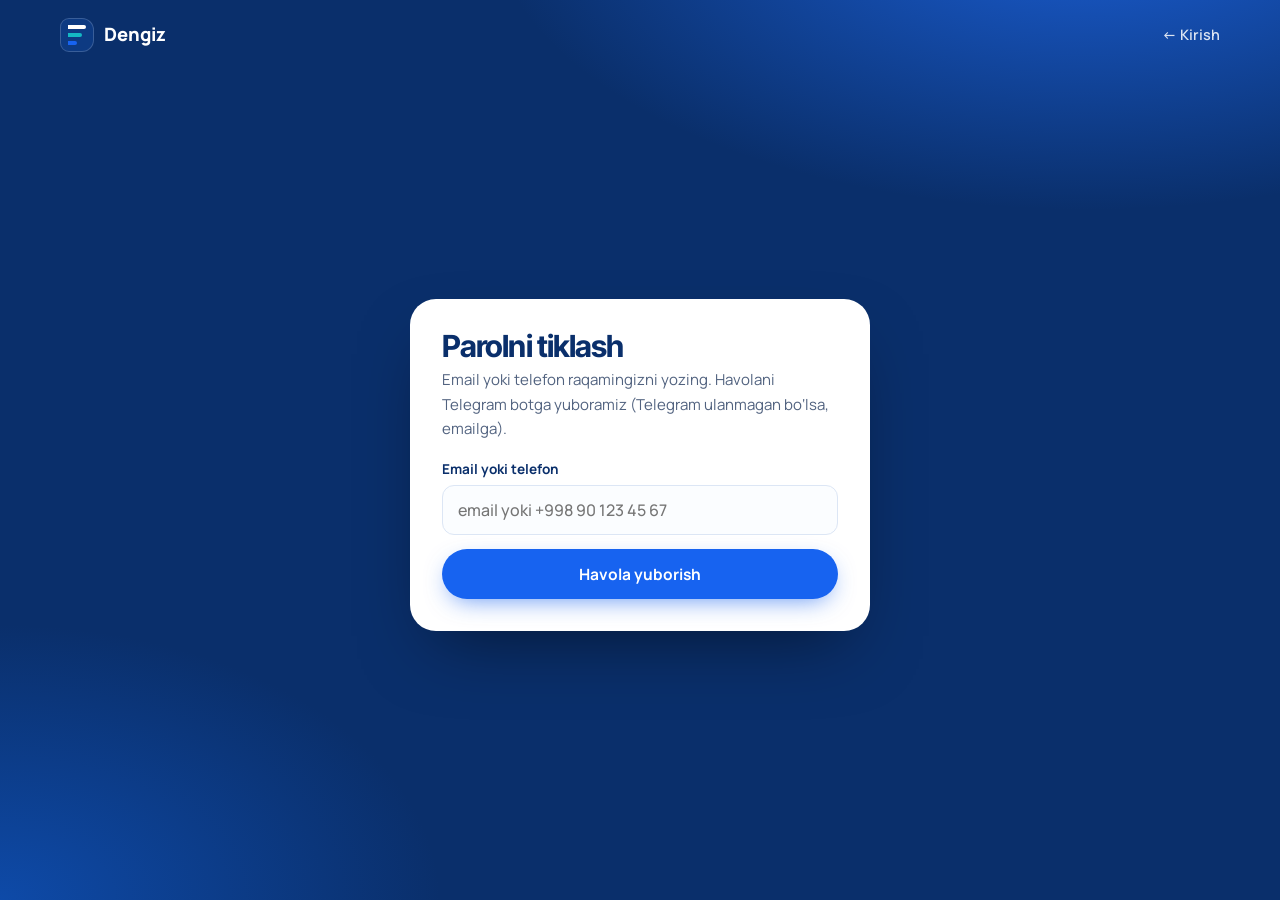
<file: parol/index.html>
<!doctype html>
<html lang="uz">
<head>
<meta charset="utf-8">
<meta name="viewport" content="width=device-width, initial-scale=1">
<title>Parolni tiklash — Dengiz</title>
<meta name="robots" content="noindex">
<meta name="theme-color" content="#0A2F6B">
<link rel="preconnect" href="https://fonts.googleapis.com">
<link rel="preconnect" href="https://fonts.gstatic.com" crossorigin>
<link href="https://fonts.googleapis.com/css2?family=Manrope:wght@400;500;600;700;800&family=Inter+Tight:wght@700;800&family=JetBrains+Mono:wght@500&display=swap" rel="stylesheet">
<link rel="stylesheet" href="/cab.css">
</head>
<body class="authpage">
<div class="atop"><a href="/" class="logo"><span class="mark"><i></i><i></i><i></i></span>Dengiz</a><a href="/kirish/" class="home">← Kirish</a></div>
<div class="acenter">
  <div class="acard">
    <form id="f1" novalidate>
      <h1>Parolni tiklash</h1>
      <p class="sub">Email yoki telefon raqamingizni yozing. Havolani Telegram botga yuboramiz (Telegram ulanmagan bo‘lsa, emailga).</p>
      <div class="f"><label for="em">Email yoki telefon</label><input id="em" type="text" inputmode="email" autocomplete="username" autocapitalize="none" spellcheck="false" placeholder="email yoki +998 90 123 45 67" required></div>
      <button class="btn full" id="b1" type="submit">Havola yuborish</button>
      <p class="msg" id="m1" role="status"></p>
    </form>
    <form id="f2" class="hidden" novalidate>
      <h1>Yangi parol</h1>
      <p class="sub">Kamida 8 belgidan iborat yangi parol kiriting.</p>
      <div class="f"><label for="pw">Yangi parol</label><input id="pw" type="password" autocomplete="new-password" minlength="8" maxlength="72" required></div>
      <button class="btn full" id="b2" type="submit">Parolni saqlash</button>
      <p class="msg" id="m2" role="status"></p>
    </form>
  </div>
</div>
<script src="/config.js"></script>
<script src="/auth.js"></script>
<script>
const $ = id => document.getElementById(id);
const say = (el, t, c = 'err') => { el.textContent = t; el.className = 'msg ' + c; };
const SB = window.DENGIZ_SB;
const fn = (body) => fetch(SB.url + '/functions/v1/auth-reset', { method: 'POST', headers: { 'Content-Type': 'application/json', apikey: SB.key }, body: JSON.stringify(body) });

// Telegram havolasi (?t=...) yoki email havolasi (#access_token=...&type=recovery)
const qs = new URLSearchParams(location.search), hs = new URLSearchParams(location.hash.slice(1));
const tgToken = /^[0-9a-f]{48}$/.test(qs.get('t') || '') ? qs.get('t') : null;
const mailToken = hs.get('type') === 'recovery' ? hs.get('access_token') : null;
if (tgToken || mailToken) { $('f1').classList.add('hidden'); $('f2').classList.remove('hidden'); history.replaceState(null, '', location.pathname); }
else if (hs.get('error_description')) say($('m1'), 'Havola eskirgan yoki allaqachon ishlatilgan. Yangisini so‘rang.');

$('f1').addEventListener('submit', async e => {
  e.preventDefault();
  const id = $('em').value.trim();
  if (id.length < 5) return say($('m1'), 'Email yoki telefon raqamingizni yozing.');
  $('b1').disabled = true;
  try {
    const r = await fn({ action: 'request', identifier: id });
    const j = await r.json().catch(() => ({}));
    if (r.status === 429) say($('m1'), 'Juda ko‘p urinish. Biroz kutib, qayta urining.');
    else if (!r.ok) say($('m1'), 'Yuborib bo‘lmadi. Birozdan keyin urinib ko‘ring.');
    else say($('m1'), j.via === 'email' ? 'Havola emailga yuborildi. Pochtangizni (va Spam papkasini) tekshiring.' : j.via === 'telegram' ? 'Havola Telegram botga yuborildi. Botni oching va «Yangi parol o‘rnatish» tugmasini bosing.' : 'Agar bunday hisob bo‘lsa, havola yuborildi: Telegram botni yoki emailni tekshiring.', 'ok');
  } catch (err) { say($('m1'), 'Aloqa xatosi. Internetni tekshirib, qayta urinib ko‘ring.'); }
  $('b1').disabled = false;
});

$('f2').addEventListener('submit', async e => {
  e.preventDefault();
  const pw = $('pw').value;
  if (pw.length < 8) return say($('m2'), 'Parol kamida 8 belgidan iborat bo‘lsin.');
  $('b2').disabled = true;
  try {
    let ok = false;
    if (tgToken) {
      const r = await fn({ action: 'confirm', token: tgToken, password: pw });
      const j = await r.json().catch(() => ({}));
      ok = r.ok;
      if (!ok) { say($('m2'), r.status === 410 ? 'Havola eskirgan yoki ishlatilgan. Yangisini so‘rang.' : j.error === 'weak_password' ? 'Parol kamida 8 belgidan iborat bo‘lsin.' : 'Parolni yangilab bo‘lmadi. Qayta urinib ko‘ring.'); }
    } else {
      const r = await fetch(SB.url + '/auth/v1/user', { method: 'PUT', headers: { 'Content-Type': 'application/json', apikey: SB.key, Authorization: 'Bearer ' + mailToken }, body: JSON.stringify({ password: pw }) });
      ok = r.ok;
      if (!ok) say($('m2'), 'Parolni yangilab bo‘lmadi. Havola eskirgan bo‘lishi mumkin, yangisini so‘rang.');
    }
    if (ok) { say($('m2'), 'Parol yangilandi. Kirish sahifasiga o‘tilmoqda…', 'ok'); setTimeout(() => location.href = '/kirish/', 1200); return; }
  } catch (err) { say($('m2'), 'Aloqa xatosi. Qayta urinib ko‘ring.'); }
  $('b2').disabled = false;
});
</script>
</body>
</html>
</file>
<file: styles.css>
:root{--deep:#0A2F6B;--blue:#1763F0;--aqua:#14B8C4;--foam:#F2F7FF;--ink:#0B1B33;--muted:#51627F;--line:#DCE6F5;--on-aqua:#04222B;--shadow:0 10px 40px -12px rgba(10,47,107,.25)}
*{box-sizing:border-box;margin:0;padding:0}
html{scroll-behavior:smooth;color-scheme:light}
body{font-family:'Manrope',system-ui,sans-serif;background:#fff;color:var(--ink);line-height:1.6;-webkit-font-smoothing:antialiased;overflow-x:hidden}
a{color:inherit;text-decoration:none}
.wrap{width:min(1160px,100% - 40px);margin-inline:auto}
h1,h2,h3{font-family:'Inter Tight','Manrope',system-ui,sans-serif;line-height:1.02;letter-spacing:-.035em}
em{font-style:normal;font-weight:800;background:linear-gradient(90deg,#14B8C4,#7FB0FF);-webkit-background-clip:text;background-clip:text;color:transparent;-webkit-text-fill-color:transparent}
.eyebrow{font-family:'JetBrains Mono',monospace;font-size:.78rem;letter-spacing:.14em;text-transform:uppercase;color:var(--blue);font-weight:500}
nav{position:fixed;inset:0 0 auto 0;z-index:50;transition:.3s;padding:14px 0}
nav.solid{background:rgba(10,47,107,.85);backdrop-filter:blur(14px);padding:10px 0}
.nav-in{display:grid;grid-template-columns:1fr auto 1fr;align-items:center;gap:16px}
.nav-in>.logo{justify-self:start}.nav-in>.right{justify-self:end}
.logo{display:flex;align-items:center;gap:10px;color:#fff;font-weight:800;font-size:1.15rem}
.mark{width:34px;height:34px;border-radius:9px 12px 12px 9px;background:#0d3a82;display:grid;align-content:center;gap:4px;padding:0 7px;border:1px solid rgba(255,255,255,.18)}
.mark i{display:block;height:4px;border-radius:0 3px 3px 0;background:#fff}
.mark i:nth-child(2){background:var(--aqua);width:78%}
.mark i:nth-child(3){background:var(--blue);width:52%}
.links{display:flex;gap:26px;color:rgba(255,255,255,.82);font-weight:600;font-size:.93rem}
.links a:hover,.links a.on{color:#fff}
.right{display:flex;gap:12px;align-items:center}
.lang{display:flex;border:1px solid rgba(255,255,255,.25);border-radius:999px;overflow:hidden}
.lang button{background:none;border:0;color:rgba(255,255,255,.75);font:600 .78rem 'Manrope';padding:6px 11px;cursor:pointer}
.lang button.on{background:#fff;color:var(--deep)}
.btn{display:inline-flex;align-items:center;gap:8px;border:0;cursor:pointer;font:700 .97rem 'Manrope';padding:14px 24px;border-radius:999px;transition:.25s;background:var(--blue);color:#fff;box-shadow:0 8px 24px -8px rgba(23,99,240,.7)}
.btn:hover{transform:translateY(-2px);background:#0f54d6}
.btn.ghost{background:rgba(255,255,255,.1);box-shadow:none;border:1px solid rgba(255,255,255,.28)}
.btn.sm{padding:10px 18px;font-size:.88rem;min-width:210px;justify-content:center}
@media(max-width:1080px){.links{display:none}.nav-in{grid-template-columns:1fr auto}}
@media(max-width:560px){.btn.sm{min-width:0}}
.hero{position:relative;background:radial-gradient(1200px 600px at 85% -10%,#1b5fd6 0%,transparent 60%),radial-gradient(900px 500px at 0% 100%,#0e4aa8 0%,transparent 55%),var(--deep);color:#fff;padding:150px 0 170px;overflow:hidden}
.hero-grid{display:grid;grid-template-columns:1.15fr .85fr;gap:60px;align-items:center}
.hero h1{font-size:clamp(2.6rem,6.2vw,5rem);font-weight:800;min-height:2.1em}
.hero .lead{margin:26px 0 34px;font-size:1.15rem;color:rgba(255,255,255,.82);max-width:34em;min-height:4.8em}
.cta{display:flex;flex-wrap:wrap;gap:14px}
.hero .cta .btn{justify-content:center;min-width:190px}.hero .cta .btn:first-child{min-width:270px}
.note{margin-top:22px;font-size:.88rem;color:rgba(255,255,255,.62)}
.waves{position:absolute;left:0;right:0;bottom:-2px;width:100%;height:150px}
.orb{position:absolute;border-radius:50%;filter:blur(70px);pointer-events:none}
.orb.a{width:340px;height:340px;background:#14B8C4;top:-80px;left:-80px;opacity:.28}
.orb.b{width:300px;height:300px;background:#1763F0;right:5%;bottom:10%;opacity:.4}
@media(max-width:900px){.hero-grid{grid-template-columns:1fr}.hero{padding:130px 0 150px}}
.mock{background:rgba(255,255,255,.08);border:1px solid rgba(255,255,255,.18);border-radius:26px;padding:22px;backdrop-filter:blur(16px);box-shadow:0 30px 70px -20px rgba(0,0,0,.45);animation:float 7s ease-in-out infinite}
@keyframes float{50%{transform:translateY(-10px)}}
.mock .top{display:flex;justify-content:space-between;font-size:.78rem;color:rgba(255,255,255,.65);margin-bottom:16px}
.step-m{display:flex;align-items:center;gap:12px;padding:12px 14px;border-radius:14px;background:rgba(255,255,255,.1);margin-bottom:10px;font-size:.93rem}
.step-m b{font:500 .8rem 'JetBrains Mono',monospace;color:var(--aqua)}
.chips{display:flex;flex-wrap:wrap;gap:8px;margin:14px 0 4px}
.chip{font:600 .76rem 'Manrope';padding:6px 12px;border-radius:999px}
.c1{border:1.5px dashed rgba(255,255,255,.55);color:#fff}.c2{background:var(--aqua);color:var(--on-aqua)}.c3{background:#8DB6FF;color:#06214d}.c4{background:var(--blue);color:#fff}
.mock small{display:block;margin-top:12px;color:rgba(255,255,255,.5);font-size:.72rem}
section{padding:100px 0}
.head{max-width:700px;margin-bottom:54px}
.head h2{font-size:clamp(2rem,4.2vw,3.2rem);margin:12px 0 16px;color:var(--deep);font-weight:800}
.head p{color:var(--muted);font-size:1.07rem}
.foam{background:var(--foam)}
.grid{display:grid;gap:22px}.g3{grid-template-columns:repeat(3,1fr)}.g4{grid-template-columns:repeat(4,1fr)}.g2{grid-template-columns:repeat(2,1fr)}
@media(max-width:960px){.g3,.g4{grid-template-columns:repeat(2,1fr)}}
@media(max-width:620px){.g3,.g2,.g4{grid-template-columns:1fr}section{padding:72px 0}}
.card{background:#fff;border:1px solid var(--line);border-radius:20px;padding:30px;transition:.3s}
.card:hover{transform:translateY(-6px);box-shadow:var(--shadow);border-color:#bcd2f6}
.card h3{font-size:1.35rem;margin:0 0 10px;color:var(--deep)}
.card p{color:var(--muted);font-size:.97rem}
.problem .card{background:transparent;border-style:dashed}
.step .n{font:800 3.4rem 'Inter Tight',sans-serif;letter-spacing:-.04em;color:#dbe7fb;line-height:1}
.step h3{font-size:1.25rem;margin:8px 0;color:var(--deep)}.step p{color:var(--muted);font-size:.95rem}
.lvl .tag{display:inline-block;font:600 .74rem 'Manrope';padding:4px 10px;border-radius:999px;background:var(--foam);color:var(--blue);margin-bottom:12px}
.lvl.main{border-color:var(--blue);box-shadow:var(--shadow)}
.safe{background:var(--deep);color:#fff}
.safe .head h2{color:#fff}.safe .head p{color:rgba(255,255,255,.75)}.safe .eyebrow{color:var(--aqua)}
.sgrid{display:grid;grid-template-columns:repeat(2,1fr);gap:14px}
@media(max-width:700px){.sgrid{grid-template-columns:1fr}}
.sgrid div{background:rgba(255,255,255,.07);border:1px solid rgba(255,255,255,.14);padding:18px 20px;border-radius:16px;color:rgba(255,255,255,.88);font-size:.96rem}
.sgrid b{display:block;color:#fff;margin-bottom:4px}
details{background:#fff;border:1px solid var(--line);border-radius:16px;padding:20px 24px;margin-bottom:12px}
details[open]{border-color:#9fbff0;box-shadow:var(--shadow)}
summary{cursor:pointer;font-weight:700;color:var(--deep);list-style:none;display:flex;justify-content:space-between;gap:14px}
summary::after{content:'+';color:var(--blue);font-size:1.4rem;line-height:1}
details[open] summary::after{content:'−'}
details p{margin-top:12px;color:var(--muted)}
.contact{background:linear-gradient(160deg,var(--deep),#0c3f94);color:#fff}
.cgrid{display:grid;grid-template-columns:.9fr 1.1fr;gap:56px;align-items:start}
@media(max-width:900px){.cgrid{grid-template-columns:1fr}}
.contact h2{font-size:clamp(2rem,4.2vw,3.2rem);font-weight:800;margin:12px 0 18px}
.contact .eyebrow{color:var(--aqua)}.contact p{color:rgba(255,255,255,.8)}
.points{margin-top:26px;display:grid;gap:12px;list-style:none}
.points li{display:flex;gap:12px;color:rgba(255,255,255,.88)}
.points li::before{content:'';flex:none;width:20px;height:20px;margin-top:3px;border-radius:50%;background:var(--aqua) url("data:image/svg+xml,%3Csvg xmlns='http://www.w3.org/2000/svg' viewBox='0 0 24 24' fill='none' stroke='%2304222B' stroke-width='3.5' stroke-linecap='round' stroke-linejoin='round'%3E%3Cpath d='M5 12l5 5L20 7'/%3E%3C/svg%3E") center/12px no-repeat}
form{background:#fff;color:var(--ink);border-radius:26px;padding:34px;box-shadow:0 30px 70px -25px rgba(0,0,0,.5)}
label{display:block;font-weight:700;font-size:.86rem;margin:0 0 6px;color:var(--deep)}
label .opt{font-weight:500;color:var(--muted);font-size:.78rem;margin-left:6px}
.f{margin-bottom:16px}
.quick{display:flex;flex-wrap:wrap;gap:6px;margin-top:8px}
.quick button{font:600 .78rem 'Manrope';padding:6px 12px;border-radius:999px;border:1.5px solid var(--line);background:#fff;color:var(--deep);cursor:pointer;transition:.2s}
.quick button:hover{border-color:#9fbff0;background:var(--foam)}
.quick button.on{background:var(--blue);border-color:var(--blue);color:#fff}
.quick button:focus-visible{outline:2px solid var(--blue);outline-offset:2px}
input,select,textarea{width:100%;font:500 1rem 'Manrope';padding:13px 15px;border:1.5px solid var(--line);border-radius:12px;background:#fbfdff;color:var(--ink);outline:none;transition:.2s}
input:focus,select:focus,textarea:focus{border-color:var(--blue);box-shadow:0 0 0 4px rgba(23,99,240,.12)}
textarea{resize:vertical;min-height:80px}
.row{display:grid;grid-template-columns:1fr 1fr;gap:14px}
@media(max-width:560px){.row{grid-template-columns:1fr}form{padding:24px}}
.hp{position:absolute;left:-9999px;opacity:0;height:0}
form .btn{width:100%;justify-content:center;padding:16px}
form .btn[disabled]{opacity:.6;cursor:wait}
.msg{margin-top:14px;font-weight:600;font-size:.95rem;display:none}.msg.ok{display:block;color:#0a7f5a}.msg.err{display:block;color:#c0392b}
.small{font-size:.8rem;color:var(--muted);margin-top:12px}
footer{background:#06214d;color:rgba(255,255,255,.7);padding:38px 0;font-size:.9rem}
.fin{display:flex;flex-wrap:wrap;justify-content:space-between;gap:14px;align-items:center}
.rv{opacity:0;transform:translateY(26px);transition:opacity .7s ease,transform .7s ease}.rv.in{opacity:1;transform:none}
@media(prefers-reduced-motion:reduce){.rv{opacity:1;transform:none;transition:none}.mock{animation:none}html{scroll-behavior:auto}}

/* ---------- telefon: menyu, ustki bo'shliq, chap/o'ng sig'dirish ---------- */
html{background:#0A2F6B}
nav{padding-top:calc(14px + env(safe-area-inset-top))}
nav.solid{background:rgba(10,47,107,.97);padding-top:calc(10px + env(safe-area-inset-top))}
.btn.sm,.navlogin{white-space:nowrap}
.lang{flex:none}
@media(max-width:640px){
  .nav-in{grid-template-columns:auto 1fr;gap:8px}
  .nav-in>.right{gap:8px;justify-content:flex-end;min-width:0}
  .logo{font-size:1.05rem;gap:8px}
  .mark{width:30px;height:30px;padding:0 6px}
  .navlogin{display:none}
  .lang button{padding:6px 10px}
  .btn.sm{padding:9px 15px;font-size:.82rem;min-width:0}
}
@media(max-width:360px){.logo{font-size:0}.logo .mark{font-size:1rem}}
@media(max-width:640px){.hero .eyebrow{margin-bottom:12px;display:block}}
</file>
<file: audit/audit.css>
:root{--deep:#0A2F6B;--blue:#1763F0;--aqua:#14B8C4;--foam:#F2F7FF;--ink:#0B1B33;--muted:#51627F;--line:#DCE6F5;--danger:#C0392B;--warn:#B7791F;--shadow:0 10px 40px -12px rgba(10,47,107,.25)}
*{box-sizing:border-box;margin:0;padding:0}
html{scroll-behavior:smooth}
body{font-family:'Manrope',system-ui,sans-serif;background:var(--foam);color:var(--ink);line-height:1.6;-webkit-font-smoothing:antialiased}
a{color:var(--blue)}
.wrap{width:min(960px,100% - 32px);margin-inline:auto}
.navwrap{width:min(1160px,100% - 40px);margin-inline:auto}

/* menyu: bosh sahifadagi bilan bir xil */
nav{position:fixed;inset:0 0 auto 0;z-index:50;transition:.3s;padding:14px 0}
nav.solid{background:rgba(10,47,107,.9);backdrop-filter:blur(14px);padding:10px 0}
.nav-in{display:grid;grid-template-columns:1fr auto 1fr;align-items:center;gap:16px}
.nav-in>.logo{justify-self:start}.nav-in>.right{justify-self:end}
.logo{display:flex;align-items:center;gap:10px;color:#fff;font-weight:800;font-size:1.15rem;text-decoration:none}
.mark{width:34px;height:34px;border-radius:9px 12px 12px 9px;background:#0d3a82;display:grid;align-content:center;gap:4px;padding:0 7px;border:1px solid rgba(255,255,255,.18)}
.mark i{display:block;height:4px;border-radius:0 3px 3px 0;background:#fff}.mark i:nth-child(2){background:var(--aqua);width:78%}.mark i:nth-child(3){background:var(--blue);width:52%}
.links{display:flex;gap:26px;font-weight:600;font-size:.93rem}
.links a{color:rgba(255,255,255,.82);text-decoration:none}
.links a:hover,.links a.on{color:#fff}
.right{display:flex;gap:12px;align-items:center}
.navbtn{display:inline-flex;align-items:center;justify-content:center;min-width:210px;padding:10px 18px;border-radius:999px;background:var(--blue);color:#fff;font:700 .88rem 'Manrope';text-decoration:none;box-shadow:0 8px 24px -8px rgba(23,99,240,.7)}
.navbtn:hover{background:#0f54d6}
.home{display:none;color:rgba(255,255,255,.85);font-weight:600;font-size:.88rem;text-decoration:none}
@media(max-width:1080px){.links{display:none}.nav-in{grid-template-columns:1fr auto}.home{display:inline}}
@media(max-width:560px){.navbtn{min-width:0}}

header{background:radial-gradient(900px 400px at 90% -20%,#1b5fd6 0%,transparent 60%),var(--deep);color:#fff;padding:120px 0 64px}
.eyebrow{font:500 .76rem 'JetBrains Mono',monospace;letter-spacing:.14em;text-transform:uppercase;color:var(--aqua)}
h1{font:800 clamp(2.1rem,5vw,3.4rem)/1.02 'Inter Tight','Manrope',sans-serif;letter-spacing:-.035em;margin:10px 0 14px}
h1 em{font-style:normal;font-weight:800;background:linear-gradient(90deg,#14B8C4,#7FB0FF);-webkit-background-clip:text;background-clip:text;color:transparent;-webkit-text-fill-color:transparent}
header p{color:rgba(255,255,255,.8);max-width:40em}
main{margin-top:-36px;padding-bottom:80px}
.card{background:#fff;border:1px solid var(--line);border-radius:20px;padding:28px;box-shadow:var(--shadow);margin-bottom:20px}
h2{font:800 1.5rem/1.15 'Inter Tight','Manrope',sans-serif;letter-spacing:-.03em;color:var(--deep);margin-bottom:12px}
ol.how{padding-left:20px;color:var(--muted)}ol.how li{margin-bottom:6px}
.drop{border:2px dashed #9fbff0;border-radius:16px;padding:36px 20px;text-align:center;cursor:pointer;transition:.2s;background:#fbfdff;display:block}
.drop.over{border-color:var(--blue);background:#eef4ff}
.drop b{display:block;color:var(--deep);font-size:1.1rem;margin-bottom:4px}
.drop span{color:var(--muted);font-size:.92rem}
.privacy{margin-top:12px;font-size:.85rem;color:var(--muted)}
.err{color:var(--danger);font-weight:600;margin-top:12px;display:none}
.kpis{display:grid;grid-template-columns:repeat(4,1fr);gap:12px;margin:8px 0 6px}
@media(max-width:700px){.kpis{grid-template-columns:repeat(2,1fr)}}
.kpi{background:var(--foam);border-radius:14px;padding:14px 16px}
.kpi small{display:block;color:var(--muted);font-size:.78rem;font-weight:600}
.kpi b{font:500 1.35rem 'JetBrains Mono',monospace;color:var(--deep)}
.src{font-size:.78rem;color:var(--muted)}
.f{border-left:4px solid var(--line);padding:12px 16px;margin:12px 0;background:#fbfdff;border-radius:0 12px 12px 0}
.f.high{border-color:var(--danger)}.f.medium{border-color:var(--warn)}.f.info{border-color:var(--aqua)}
.f h3{font-size:1.02rem;color:var(--deep);display:flex;gap:8px;align-items:center}
.sev{font:700 .68rem 'Manrope';padding:2px 8px;border-radius:999px;color:#fff}
.sev.high{background:var(--danger)}.sev.medium{background:var(--warn)}.sev.info{background:var(--aqua);color:#04222B}
.f p{color:var(--muted);font-size:.94rem;margin-top:4px}
.f ul{margin:6px 0 0 18px;font-size:.9rem}
.locked{position:relative}
.locked .blur{filter:blur(5px);pointer-events:none;user-select:none}
.gate{background:#fff;border:1px solid var(--line);border-radius:18px;padding:24px;margin-top:-40px;position:relative;box-shadow:var(--shadow)}
label{display:block;font-weight:700;font-size:.85rem;margin:0 0 5px;color:var(--deep)}
label .opt{font-weight:500;color:var(--muted);font-size:.78rem;margin-left:6px}
input{width:100%;font:500 1rem 'Manrope';padding:12px 14px;border:1.5px solid var(--line);border-radius:12px;outline:none}
input:focus{border-color:var(--blue);box-shadow:0 0 0 4px rgba(23,99,240,.12)}
.row{display:grid;grid-template-columns:1fr 1fr;gap:12px;margin-bottom:12px}
@media(max-width:560px){.row{grid-template-columns:1fr}}
.btn{display:inline-flex;justify-content:center;border:0;cursor:pointer;font:700 1rem 'Manrope';padding:14px 22px;border-radius:999px;background:var(--blue);color:#fff;text-decoration:none}
.btn[disabled]{opacity:.6}
.btn.full{width:100%}
.hp{position:absolute;left:-9999px;height:0;opacity:0}
table{width:100%;border-collapse:collapse;font-size:.9rem;margin-top:8px}
th,td{text-align:left;padding:8px 6px;border-bottom:1px solid var(--line)}
th{color:var(--muted);font-weight:600;font-size:.8rem}
td.n{font-family:'JetBrains Mono',monospace;text-align:right}th.n{text-align:right}
.tw{overflow-x:auto}
.cta{background:var(--deep);color:#fff;border:0}
.cta h2{color:#fff}.cta p{color:rgba(255,255,255,.8);margin-bottom:16px}
.hidden{display:none}
.lang{display:flex;border:1px solid rgba(255,255,255,.25);border-radius:999px;overflow:hidden}
.lang button{background:none;border:0;color:rgba(255,255,255,.75);font:600 .78rem 'Manrope';padding:6px 11px;cursor:pointer}
.lang button.on{background:#fff;color:var(--deep)}

/* ---------- telefon ---------- */
html{background:#0A2F6B}
nav{padding-top:calc(14px + env(safe-area-inset-top))}
nav.solid{background:rgba(10,47,107,.97);padding-top:calc(10px + env(safe-area-inset-top))}
.navbtn{white-space:nowrap}
.lang{flex:none}
@media(max-width:640px){
  .nav-in{grid-template-columns:auto 1fr;gap:8px}
  .right{gap:8px;justify-content:flex-end;min-width:0}.home{display:none}
  .logo{font-size:1.05rem;gap:8px}.mark{width:30px;height:30px;padding:0 6px}
  .lang button{padding:6px 10px}
  .navbtn{min-width:0;padding:9px 15px;font-size:.82rem}
}
@media(max-width:1080px) and (min-width:641px){.home{display:inline}}
@media(max-width:640px){.navlogin{display:none}}
@media(max-width:360px){.logo{font-size:0}}
</file>
<file: cab.css>
:root{--deep:#0A2F6B;--blue:#1763F0;--aqua:#14B8C4;--foam:#F2F7FF;--ink:#0B1B33;--muted:#51627F;--line:#DCE6F5;--danger:#C0392B;--warn:#B7791F;--ok:#0a7f5a;--shadow:0 10px 40px -12px rgba(10,47,107,.25)}
*{box-sizing:border-box;margin:0;padding:0}
body{font-family:'Manrope',system-ui,sans-serif;color:var(--ink);line-height:1.6;-webkit-font-smoothing:antialiased;background:var(--foam);min-height:100vh}
a{color:inherit;text-decoration:none}
h1,h2,h3{font-family:'Inter Tight','Manrope',sans-serif;line-height:1.05;letter-spacing:-.03em;color:var(--deep)}
.eyebrow{font:500 .76rem 'JetBrains Mono',monospace;letter-spacing:.14em;text-transform:uppercase;color:var(--blue)}
.mark{width:34px;height:34px;border-radius:9px 12px 12px 9px;background:#0d3a82;display:grid;align-content:center;gap:4px;padding:0 7px;border:1px solid rgba(255,255,255,.18)}
.mark i{display:block;height:4px;border-radius:0 3px 3px 0;background:#fff}.mark i:nth-child(2){background:var(--aqua);width:78%}.mark i:nth-child(3){background:var(--blue);width:52%}
.logo{display:flex;align-items:center;gap:10px;font-weight:800;font-size:1.15rem;color:#fff}
.btn{display:inline-flex;align-items:center;justify-content:center;gap:8px;border:0;cursor:pointer;font:700 .97rem 'Manrope';padding:14px 24px;border-radius:999px;background:var(--blue);color:#fff;transition:.2s;box-shadow:0 8px 24px -8px rgba(23,99,240,.7)}
.btn:hover{background:#0f54d6;transform:translateY(-1px)}
.btn[disabled]{opacity:.6;cursor:wait}
.btn.ghost{background:#fff;color:var(--deep);border:1.5px solid var(--line);box-shadow:none}
.btn.ghost:hover{background:var(--foam)}
.btn.sm{padding:9px 16px;font-size:.85rem}
.btn.full{width:100%}
label{display:block;font-weight:700;font-size:.85rem;margin:0 0 5px;color:var(--deep)}
label .opt{font-weight:500;color:var(--muted);font-size:.78rem;margin-left:6px}
input{width:100%;font:500 1rem 'Manrope';padding:13px 15px;border:1.5px solid var(--line);border-radius:12px;background:#fbfdff;color:var(--ink);outline:none;transition:.2s}
input:focus{border-color:var(--blue);box-shadow:0 0 0 4px rgba(23,99,240,.12)}
.f{margin-bottom:14px}
.row{display:grid;grid-template-columns:1fr 1fr;gap:12px}
@media(max-width:560px){.row{grid-template-columns:1fr}}
.hp{position:absolute;left:-9999px;opacity:0;height:0}
.msg{margin-top:12px;font-weight:600;font-size:.92rem;display:none}.msg.err{display:block;color:var(--danger)}.msg.ok{display:block;color:var(--ok)}

/* kirish sahifasi */
.authpage{background:radial-gradient(1000px 500px at 85% -10%,#1b5fd6 0%,transparent 60%),radial-gradient(800px 500px at 0% 100%,#0e4aa8 0%,transparent 55%),var(--deep);min-height:100vh;display:flex;flex-direction:column}
.atop{width:min(1160px,100% - 40px);margin:0 auto;padding:18px 0;display:flex;justify-content:space-between;align-items:center}
.atop a.home{color:rgba(255,255,255,.85);font-weight:600;font-size:.9rem}
.acenter{flex:1;display:grid;place-items:center;padding:20px 16px 60px}
.acard{width:min(460px,100%);background:#fff;border-radius:26px;padding:32px;box-shadow:0 30px 70px -25px rgba(0,0,0,.5)}
.acard h1{font-size:1.9rem;margin-bottom:6px}
.acard .sub{color:var(--muted);font-size:.94rem;margin-bottom:18px}
.tabs{display:grid;grid-template-columns:1fr 1fr;background:var(--foam);border-radius:999px;padding:4px;margin-bottom:20px}
.tabs button{border:0;background:none;font:700 .9rem 'Manrope';padding:10px;border-radius:999px;color:var(--muted);cursor:pointer}
.tabs button.on{background:#fff;color:var(--deep);box-shadow:0 2px 10px rgba(10,47,107,.12)}
.trust{margin-top:16px;font-size:.8rem;color:var(--muted)}
.hidden{display:none}

/* kabinet */
.top{background:var(--deep);color:#fff}
.top-in{width:min(1080px,100% - 32px);margin:0 auto;padding:14px 0;display:flex;align-items:center;justify-content:space-between;gap:12px}
.top-in nav{display:flex;gap:20px;align-items:center;font-weight:600;font-size:.9rem;color:rgba(255,255,255,.85)}
.top-in nav a:hover{color:#fff}
.who{display:flex;align-items:center;gap:12px}
.who span{font-size:.88rem;color:rgba(255,255,255,.85)}
@media(max-width:700px){.top-in nav a.hide-s,.who span{display:none}}
.hero2{background:linear-gradient(160deg,var(--deep),#0c3f94);color:#fff;padding:34px 0 70px}
.wrapc{width:min(1080px,100% - 32px);margin:0 auto}
.hero2 h1{color:#fff;font-size:clamp(1.8rem,4vw,2.6rem)}
.hero2 p{color:rgba(255,255,255,.8);margin-top:6px}
.chips{display:flex;flex-wrap:wrap;gap:8px;margin-top:16px}
.chip{font:600 .78rem 'Manrope';padding:6px 12px;border-radius:999px;background:rgba(255,255,255,.12);border:1px solid rgba(255,255,255,.22);color:#fff}
.main{margin-top:-40px;padding-bottom:70px}
.grid2{display:grid;grid-template-columns:1.4fr 1fr;gap:18px}
@media(max-width:900px){.grid2{grid-template-columns:1fr}}
.card{background:#fff;border:1px solid var(--line);border-radius:20px;padding:24px;box-shadow:var(--shadow);margin-bottom:18px}
.card h2{font-size:1.3rem;margin-bottom:4px}
.card .sub{color:var(--muted);font-size:.9rem;margin-bottom:14px}
.steps{list-style:none;display:grid;gap:10px}
.step{display:flex;gap:14px;align-items:flex-start;padding:14px;border:1px solid var(--line);border-radius:14px;background:#fbfdff}
.dot{flex:none;width:26px;height:26px;border-radius:50%;border:2px solid var(--line);display:grid;place-items:center;font:800 .8rem 'Manrope';color:var(--muted);margin-top:2px}
.step.done .dot{background:var(--ok);border-color:var(--ok);color:#fff}
.step b{display:block;color:var(--deep)}
.step p{color:var(--muted);font-size:.88rem}
.step .act{margin-top:8px}
.tag{display:inline-block;font:700 .7rem 'Manrope';padding:3px 9px;border-radius:999px;background:var(--foam);color:var(--blue);margin-left:6px}
.kv{display:grid;gap:10px}
.kv div{display:flex;justify-content:space-between;gap:12px;border-bottom:1px solid var(--line);padding-bottom:8px;font-size:.92rem}
.kv span{color:var(--muted)}
.kv b{text-align:right;word-break:break-all}
.alist{display:grid;gap:6px}
.alert{border:1px solid var(--line);border-left:4px solid var(--aqua);border-radius:12px;background:#fff;transition:box-shadow .2s}
.alert.warning{border-left-color:var(--warn)}.alert.critical{border-left-color:var(--danger)}
.alert[open]{box-shadow:0 6px 20px -10px rgba(10,47,107,.35)}
.alert summary{list-style:none;display:flex;align-items:center;gap:10px;padding:10px 14px;cursor:pointer;min-width:0}
.alert summary::-webkit-details-marker{display:none}
.alert summary:hover{background:#f8fbff;border-radius:12px}
.atitle{flex:1;min-width:0;font:700 .92rem 'Manrope';color:var(--deep);white-space:nowrap;overflow:hidden;text-overflow:ellipsis}
.alert.new .atitle::before{content:'';display:inline-block;width:7px;height:7px;border-radius:50%;background:var(--blue);margin-right:8px;vertical-align:middle}
.alert[open] .atitle{white-space:normal}
.alert summary time{flex:none;margin:0;font-size:.76rem;color:var(--muted)}
.chev{flex:none;width:8px;height:8px;border-right:2px solid var(--muted);border-bottom:2px solid var(--muted);transform:rotate(45deg);margin:-3px 2px 0 0;transition:transform .2s}
.alert[open] .chev{transform:rotate(-135deg);margin-top:3px}
.abody{padding:0 14px 14px 14px;border-top:1px solid var(--line)}
.afoot{display:flex;justify-content:flex-end;margin-top:10px}
@media(max-width:560px){.alert summary{flex-wrap:wrap;gap:6px 8px}.atitle{flex-basis:100%;order:3}.alert summary time{margin-left:auto}}
.sev{font:700 .68rem 'Manrope';padding:2px 8px;border-radius:999px;color:#fff;background:var(--aqua)}
.alert.warning .sev{background:var(--warn)}.alert.critical .sev{background:var(--danger)}
.sample{font:700 .68rem 'Manrope';padding:2px 8px;border-radius:999px;background:var(--foam);color:var(--blue)}
.alert .lbl{font:700 .72rem 'Manrope';letter-spacing:.06em;text-transform:uppercase;color:var(--muted);margin:10px 0 4px}
.alert p{font-size:.93rem;color:var(--ink)}
.opts{display:grid;gap:8px;margin-top:4px}
.opt1{display:flex;gap:10px;font-size:.9rem}
.opt1 i{flex:none;width:22px;height:22px;border-radius:50%;background:var(--foam);color:var(--blue);font:800 .75rem 'Manrope';font-style:normal;display:grid;place-items:center}
.opt1 span{color:var(--muted)}.opt1 b{color:var(--deep)}
.empty{color:var(--muted);font-size:.92rem;margin-bottom:12px}
.loading{padding:60px 0;text-align:center;color:var(--muted)}

/* ---------- dashboard, tablar, integratsiyalar ---------- */
.tabs2{background:#fff;border-bottom:1px solid var(--line);position:sticky;top:0;z-index:20}
.tabs2-in{width:min(1080px,100% - 32px);margin:0 auto;display:flex;gap:4px;overflow-x:auto;padding:0}
.tabs2 button{border:0;background:none;font:700 .9rem 'Manrope';color:var(--muted);padding:14px 16px;cursor:pointer;border-bottom:3px solid transparent;white-space:nowrap}
.tabs2 button.on{color:var(--deep);border-bottom-color:var(--blue)}
.tabs2 button .cnt{display:inline-block;min-width:20px;padding:1px 6px;margin-left:6px;border-radius:999px;background:var(--danger);color:#fff;font-size:.7rem}
.panel{display:none}.panel.on{display:block}
.mainc{width:min(1080px,100% - 32px);margin:0 auto;padding:22px 0 70px}
.ctl{display:flex;flex-wrap:wrap;gap:10px;align-items:center;margin-bottom:16px}
.ctl select{font:600 .88rem 'Manrope';padding:9px 12px;border:1.5px solid var(--line);border-radius:10px;background:#fff;color:var(--deep)}
.ctl .grow{flex:1}
.seg{display:inline-flex;background:#fff;border:1.5px solid var(--line);border-radius:10px;overflow:hidden}
.seg button{border:0;background:none;font:700 .82rem 'Manrope';padding:9px 13px;color:var(--muted);cursor:pointer}
.seg button.on{background:var(--deep);color:#fff}
.banner{background:#fff7e0;border:1px solid #f0d98a;color:#6b5200;border-radius:12px;padding:10px 14px;font-size:.88rem;margin-bottom:14px}
.banner.info{background:var(--foam);border-color:var(--line);color:var(--muted)}
.kpis{display:grid;grid-template-columns:repeat(auto-fill,minmax(190px,1fr));gap:12px;margin-bottom:16px}
.kpi{background:#fff;border:1px solid var(--line);border-radius:16px;padding:16px 18px;position:relative}
.kpi.big{grid-column:span 2;background:linear-gradient(160deg,var(--deep),#0c3f94);color:#fff;border:0}
@media(max-width:560px){.kpi.big{grid-column:span 1}}
.kpi small{display:block;font:700 .72rem 'Manrope';letter-spacing:.06em;text-transform:uppercase;color:var(--muted)}
.kpi.big small{color:rgba(255,255,255,.7)}
.kpi b{display:block;font:800 1.7rem 'Inter Tight','Manrope',sans-serif;letter-spacing:-.03em;margin:4px 0 2px;color:var(--deep)}
.kpi.big b{font-size:2.5rem;color:#fff}
.kpi .d{font:700 .78rem 'Manrope'}
.kpi .d.good{color:var(--ok)}.kpi .d.bad{color:var(--danger)}.kpi .d.flat{color:var(--muted)}
.kpi.big .d.good{color:#7ee6c3}.kpi.big .d.bad{color:#ffb4aa}
.kpi .hint{font-size:.74rem;color:var(--muted)}.kpi.big .hint{color:rgba(255,255,255,.7)}
.cardx{background:#fff;border:1px solid var(--line);border-radius:18px;padding:20px;margin-bottom:16px}
.cardx h3{font-size:1.1rem;margin-bottom:10px}
.cardx .sub{color:var(--muted);font-size:.88rem;margin-bottom:12px}
.chartbox{position:relative;height:260px}
.two{display:grid;grid-template-columns:1fr 1fr;gap:16px}
@media(max-width:800px){.two{grid-template-columns:1fr}}
.tbl{overflow-x:auto}
table.t{width:100%;border-collapse:collapse;font-size:.88rem;min-width:620px}
table.t th{position:sticky;top:0;text-align:right;color:var(--muted);font:700 .72rem 'Manrope';letter-spacing:.05em;text-transform:uppercase;padding:9px 8px;border-bottom:2px solid var(--line);cursor:pointer;white-space:nowrap;background:#fff}
table.t th:first-child,table.t td:first-child{text-align:left}
table.t td{text-align:right;padding:9px 8px;border-bottom:1px solid var(--line);font-variant-numeric:tabular-nums}
table.t td:first-child{max-width:260px;overflow:hidden;text-overflow:ellipsis;white-space:nowrap}
table.t tr:hover td{background:var(--foam)}
.pill{display:inline-block;font:700 .68rem 'Manrope';padding:2px 8px;border-radius:999px;background:var(--foam);color:var(--muted)}
.pill.on{background:#d9f5ea;color:var(--ok)}.pill.off{background:#fde4e1;color:var(--danger)}
td.good{color:var(--ok);font-weight:700}td.bad{color:var(--danger);font-weight:700}
.ret{display:flex;gap:2px;align-items:flex-end;height:22px;justify-content:flex-end}
.ret i{display:block;width:10px;background:var(--aqua);border-radius:2px 2px 0 0}
.subtabs{display:flex;gap:6px;flex-wrap:wrap;margin-bottom:12px}
.subtabs button{border:1.5px solid var(--line);background:#fff;border-radius:999px;font:700 .8rem 'Manrope';padding:7px 14px;color:var(--muted);cursor:pointer}
.subtabs button.on{background:var(--blue);border-color:var(--blue);color:#fff}
.find{border-left:4px solid var(--aqua);background:#fbfdff;border-radius:0 12px 12px 0;padding:11px 14px;margin-bottom:10px}
.find.high{border-color:var(--danger)}.find.medium{border-color:var(--warn)}
.find b{color:var(--deep)}.find p{color:var(--muted);font-size:.9rem}.find ul{margin:6px 0 0 18px;font-size:.88rem}
.narr{white-space:pre-wrap;background:var(--foam);border-radius:14px;padding:14px 16px;font-size:.93rem;margin-bottom:14px}
.empty2{text-align:center;padding:40px 20px}
.empty2 h2{font-size:1.5rem;margin-bottom:8px}.empty2 p{color:var(--muted);max-width:520px;margin:0 auto 18px}
.modalbg{position:fixed;inset:0;background:rgba(6,20,43,.55);z-index:60;display:none;place-items:center;padding:16px}
.modalbg.on{display:grid}
.modal{background:#fff;border-radius:22px;padding:26px;width:min(520px,100%);max-height:92vh;overflow:auto}
.steps2{margin:10px 0 14px 18px;color:var(--ink);font-size:.92rem}.steps2 li{margin-bottom:6px}
.code{font-family:'JetBrains Mono',monospace;font-size:.8rem;background:var(--foam);border:1px solid var(--line);border-radius:10px;padding:10px 12px;word-break:break-all;margin:6px 0}
.fgrid{display:grid;grid-template-columns:1.4fr 1fr .8fr .8fr auto;gap:8px;align-items:center;margin-bottom:8px}
@media(max-width:700px){.fgrid{grid-template-columns:1fr 1fr}}
.fgrid select{font:600 .85rem 'Manrope';padding:11px 10px;border:1.5px solid var(--line);border-radius:12px;background:#fbfdff}
.lbl2{font:700 .72rem 'Manrope';color:var(--muted);text-transform:uppercase;letter-spacing:.05em}
.row2{display:flex;justify-content:space-between;align-items:center;gap:12px;padding:10px 0;border-bottom:1px solid var(--line);font-size:.92rem;flex-wrap:wrap}
.btn.danger{background:#fff;color:var(--danger);border:1.5px solid #f2c4be;box-shadow:none}
.chk{display:inline-flex;gap:6px;align-items:center;font-size:.82rem;color:var(--muted);white-space:nowrap}
.chk input{width:auto}
.kcfg{display:grid;gap:6px;margin:10px 0}
.kcfg div{display:flex;align-items:center;gap:8px;padding:6px 10px;border:1px solid var(--line);border-radius:10px;font-size:.9rem}
.kcfg span{flex:1}
.kcfg button{border:1px solid var(--line);background:#fff;border-radius:8px;width:28px;height:28px;cursor:pointer}
.cnt.hidden{display:none!important}.kpi.big .d.flat{color:rgba(255,255,255,.8)}

/* ---------- Facebook orqali ulash, chat ---------- */
.pick{display:flex;gap:10px;align-items:flex-start;border:1.5px solid var(--line);border-radius:14px;padding:12px 14px;margin-bottom:8px;cursor:pointer;font-weight:500}
.pick input{width:auto;margin-top:4px}.pick small{color:var(--muted);font-size:.82rem}
.pick:has(input:checked){border-color:var(--blue);background:var(--foam)}
.fbbtn{background:#1877F2;margin-top:6px}.fbbtn:hover{background:#0f63d1}
.chatbox{height:min(52vh,440px);overflow-y:auto;background:var(--foam);border-radius:14px;padding:14px;display:flex;flex-direction:column;gap:8px;margin-bottom:10px}
.bub{max-width:86%;padding:10px 14px;border-radius:16px;font-size:.93rem;line-height:1.5}
.bub.bot{background:#fff;border:1px solid var(--line);align-self:flex-start;border-bottom-left-radius:4px}
.bub.me{background:var(--blue);color:#fff;align-self:flex-end;border-bottom-right-radius:4px}
.bubact{display:flex;gap:8px;margin-top:8px;flex-wrap:wrap}
.chatf{display:flex;gap:8px}.chatf input{flex:1}
#topnote .banner{margin-bottom:14px}

/* ---------- Tayyorgarlik ro'yxati ---------- */
.onb{padding:22px}.onbh{display:flex;justify-content:space-between;align-items:center;margin-bottom:10px}.onbh h3{margin:0}
.bar{height:8px;background:var(--foam);border-radius:999px;overflow:hidden;margin-bottom:14px}
.bar i{display:block;height:100%;background:linear-gradient(90deg,var(--blue),var(--aqua));border-radius:999px;transition:width .4s}
.onbl{list-style:none;display:grid;gap:8px}
.onbl li{display:flex;align-items:center;gap:12px;padding:11px 14px;border:1px solid var(--line);border-radius:14px;background:#fbfdff}
.onbl li.cur{border-color:var(--blue);background:var(--foam)}
.onbl li.done{opacity:.75}
.onbl li>div{flex:1}.onbl li b{display:block;color:var(--deep);font-size:.95rem}.onbl li p{color:var(--muted);font-size:.84rem}
.onbl .dot{flex:none;width:26px;height:26px;border-radius:50%;border:2px solid var(--line);display:grid;place-items:center;font:800 .8rem 'Manrope';color:var(--muted)}
.onbl li.done .dot{background:var(--ok);border-color:var(--ok);color:#fff}
.onbl li.cur .dot{border-color:var(--blue);color:var(--blue)}
@media(max-width:560px){.onbl li{flex-wrap:wrap}.onbl li .btn{width:100%}}

/* ---------- Reklama berish ---------- */
.mgrid{display:grid;grid-template-columns:repeat(auto-fill,minmax(120px,1fr));gap:10px;margin:8px 0 4px}
.mpick{border:2px solid var(--line);background:#fff;border-radius:14px;padding:6px;cursor:pointer;text-align:left;font:600 .78rem 'Manrope';color:var(--deep)}
.mpick.on{border-color:var(--blue);background:var(--foam)}
.mimg{display:block;aspect-ratio:1;border-radius:10px;background:#e9eff9 center/cover;position:relative;margin-bottom:5px}
.mimg i{position:absolute;inset:0;display:grid;place-items:center;color:#fff;font-style:normal;font-size:1.4rem;text-shadow:0 1px 8px rgba(0,0,0,.5)}
.mpick small{display:block;overflow:hidden;text-overflow:ellipsis;white-space:nowrap}
.sum{display:grid;gap:8px;margin:12px 0}
.sum div{display:flex;justify-content:space-between;gap:12px;border-bottom:1px solid var(--line);padding-bottom:8px;font-size:.92rem}
.sum span{color:var(--muted)}.sum b{text-align:right}
textarea{outline:none}textarea:focus{border-color:var(--blue)}

.fbhint{border:1.5px solid var(--line);border-radius:12px;padding:10px 14px;margin:10px 0;background:var(--foam)}
.fbhint summary{cursor:pointer;font-weight:700;color:var(--deep);font-size:.9rem}
.hrow{display:flex;gap:10px;align-items:center;padding:6px 0;border-bottom:1px solid var(--line);font-size:.88rem}
.hrow span{flex:none;width:110px;color:var(--muted)}.hrow b{flex:1;font-weight:600;word-break:break-word}

.pickl{display:grid;gap:8px;max-height:50vh;overflow:auto}
.pick.dis{opacity:.5;cursor:not-allowed}

.pgrid{display:grid;grid-template-columns:repeat(auto-fill,minmax(250px,1fr));gap:10px;margin:8px 0 14px}
.ppick{display:flex;align-items:center;gap:12px;border:2px solid var(--line);background:#fff;border-radius:16px;padding:12px;cursor:pointer;text-align:left;font-family:'Manrope';position:relative;transition:border-color .15s,box-shadow .15s,transform .15s}
.ppick:hover{border-color:#9db8e8;transform:translateY(-1px)}
.ppick.on{border-color:var(--blue);background:var(--foam);box-shadow:0 6px 18px rgba(30,90,200,.14)}
.pav{flex:none;width:46px;height:46px;border-radius:50%;background:linear-gradient(135deg,#1e5ac8,#6aa0ff) center/cover;color:#fff;display:grid;place-items:center;font:800 1.15rem 'Manrope'}
.pt{min-width:0;display:flex;flex-direction:column}
.pt b{color:var(--deep);font-size:.95rem;overflow:hidden;text-overflow:ellipsis;white-space:nowrap}
.pt small{color:#6b7a99;font-weight:600;font-size:.78rem;overflow:hidden;text-overflow:ellipsis;white-space:nowrap}
.pck{margin-left:auto;flex:none;width:22px;height:22px;border-radius:50%;background:var(--blue);color:#fff;display:grid;place-items:center;font-style:normal;font-size:.8rem;opacity:0;transform:scale(.6);transition:.15s}
.ppick.on .pck{opacity:1;transform:none}
.pempty{grid-column:1/-1;padding:14px;border:1.5px dashed var(--line);border-radius:14px;color:#6b7a99;font-weight:600;font-size:.9rem}
</file>
